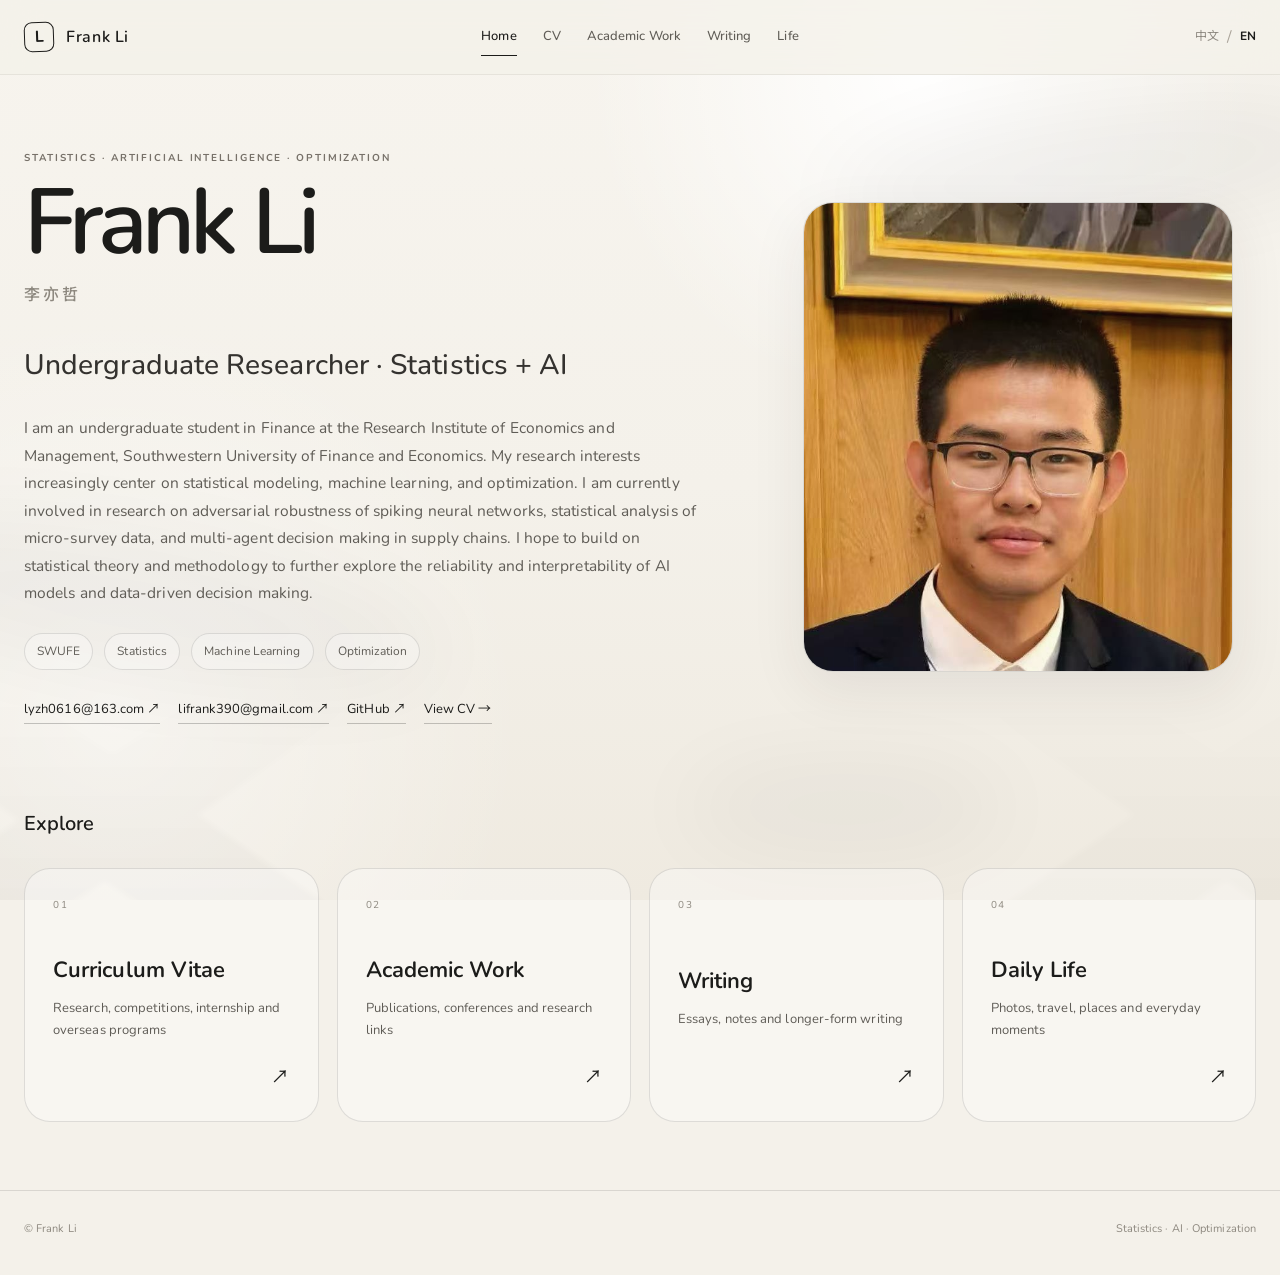
<file: index.html>
<!doctype html>
<html lang="en" data-lang="en">
<head>
  <meta charset="UTF-8" />
  <meta name="viewport" content="width=device-width, initial-scale=1.0" />
  <meta name="description" content="Frank Li — personal academic homepage focused on Statistics, Artificial Intelligence, and Optimization." />
  <meta name="theme-color" content="#f4f1ea" />
  <title>Frank Li | Homepage</title>
  <link rel="stylesheet" href="./styles.css" />
</head>
<body>

  <div class="ink-bg" aria-hidden="true">
    <span class="ink-cloud one"></span>
    <span class="ink-cloud two"></span>
    <span class="ink-cloud three"></span>
    <span class="ink-mountain left"></span>
    <span class="ink-mountain right"></span>
  </div>


  <header class="site-header">
    <div class="nav-wrap">
      <a class="brand" href="./index.html" aria-label="Frank Li homepage">
        <span class="brand-seal">L</span><span class="brand-name">Frank Li</span>
      </a>

      <nav class="main-nav" aria-label="Primary navigation">
        <a href="./index.html" aria-current="page"><span class="i18n-zh">首页</span><span class="i18n-en">Home</span></a><a href="./cv.html"><span class="i18n-zh">个人简历</span><span class="i18n-en">CV</span></a><a href="./publications.html"><span class="i18n-zh">学术成果</span><span class="i18n-en">Academic Work</span></a><a href="./writing.html"><span class="i18n-zh">自由写作</span><span class="i18n-en">Writing</span></a><a href="./life.html"><span class="i18n-zh">日常生活</span><span class="i18n-en">Life</span></a>
        <div class="mobile-languages">
          <button class="lang-btn" data-lang="zh">中文</button>
          <button class="lang-btn" data-lang="en">EN</button>
        </div>
      </nav>

      <div class="nav-actions">
        <button class="lang-btn" data-lang="zh">中文</button>
        <span>/</span>
        <button class="lang-btn" data-lang="en">EN</button>
      </div>

      <button class="menu-btn" type="button" aria-label="Open menu" aria-expanded="false">
        <span></span><span></span><span></span>
      </button>
    </div>
  </header>


  <main>
    <section class="home-hero">
      <div class="page-width">
        <div class="home-grid">
          <div class="home-copy reveal">
            <p class="eyebrow">STATISTICS · ARTIFICIAL INTELLIGENCE · OPTIMIZATION</p>
            <h1 class="home-title">Frank Li</h1>
            <p class="home-cn-name">李亦哲</p>

            <p class="home-role">
              <span class="i18n-zh">本科生研究者 · Statistics + AI</span>
              <span class="i18n-en">Undergraduate Researcher · Statistics + AI</span>
            </p>

            <div class="home-intro">
              <p class="i18n-zh">
                西南财经大学经济与管理研究院金融学本科生。我的研究兴趣逐渐聚焦于统计建模、
                机器学习与优化方法，目前参与脉冲神经网络对抗鲁棒性、微观调查数据统计分析
                与供应链多主体决策等研究。我希望以统计学的理论与方法为基础，进一步探索
                人工智能模型的可靠性、可解释性与数据驱动决策问题。
              </p>
              <p class="i18n-en">
                I am an undergraduate student in Finance at the Research Institute of Economics and Management,
                Southwestern University of Finance and Economics. My research interests increasingly center on
                statistical modeling, machine learning, and optimization. I am currently involved in research on
                adversarial robustness of spiking neural networks, statistical analysis of micro-survey data,
                and multi-agent decision making in supply chains. I hope to build on statistical theory and
                methodology to further explore the reliability and interpretability of AI models and
                data-driven decision making.
              </p>
            </div>

            <div class="quick-meta">
              <span>SWUFE</span><span>Statistics</span><span>Machine Learning</span><span>Optimization</span>
            </div>

            <div class="contact-row">
              <a class="text-link" href="mailto:lyzh0616@163.com">lyzh0616@163.com ↗</a>
              <a class="text-link" href="mailto:lifrank390@gmail.com">lifrank390@gmail.com ↗</a>
              <a class="text-link" href="https://github.com/The-Owl-of-Minerva" target="_blank" rel="noreferrer">GitHub ↗</a>
              <a class="text-link" href="./cv.html">
                <span class="i18n-zh">进入个人简历 →</span><span class="i18n-en">View CV →</span>
              </a>
            </div>
          </div>

          <div class="photo-panel reveal">
            <div class="photo-frame">
              <img src="./assets/images/profile.jpg" alt="Frank Li portrait" data-fallback="profile-fallback" />
              <div class="photo-fallback" id="profile-fallback">
                <div>
                  <strong>FL</strong>
                  <span class="i18n-zh">将主页照片保存为 assets/images/profile.jpg</span>
                  <span class="i18n-en">Place your portrait at assets/images/profile.jpg</span>
                </div>
              </div>
            </div>
          </div>
        </div>

        <div class="portal reveal">
          <p class="portal-title"><span class="i18n-zh">浏览</span><span class="i18n-en">Explore</span></p>
          <div class="portal-grid">
            <a class="portal-card" href="./cv.html">
              <span class="num">01</span>
              <div>
                <h2><span class="i18n-zh">个人简历</span><span class="i18n-en">Curriculum Vitae</span></h2>
                <p><span class="i18n-zh">科研、竞赛、实习与海外交流经历</span><span class="i18n-en">Research, competitions, internship and overseas programs</span></p>
              </div>
              <span class="arrow">↗</span>
            </a>

            <a class="portal-card" href="./publications.html">
              <span class="num">02</span>
              <div>
                <h2><span class="i18n-zh">学术成果</span><span class="i18n-en">Academic Work</span></h2>
                <p><span class="i18n-zh">论文、会议与研究成果链接</span><span class="i18n-en">Publications, conferences and research links</span></p>
              </div>
              <span class="arrow">↗</span>
            </a>

            <a class="portal-card" href="./writing.html">
              <span class="num">03</span>
              <div>
                <h2><span class="i18n-zh">自由写作</span><span class="i18n-en">Writing</span></h2>
                <p><span class="i18n-zh">研究之外的思考、随笔与长文</span><span class="i18n-en">Essays, notes and longer-form writing</span></p>
              </div>
              <span class="arrow">↗</span>
            </a>

            <a class="portal-card" href="./life.html">
              <span class="num">04</span>
              <div>
                <h2><span class="i18n-zh">日常生活</span><span class="i18n-en">Daily Life</span></h2>
                <p><span class="i18n-zh">照片、旅行、城市与日常记录</span><span class="i18n-en">Photos, travel, places and everyday moments</span></p>
              </div>
              <span class="arrow">↗</span>
            </a>
          </div>
        </div>
      </div>
    </section>
  </main>


  <footer class="site-footer">
    <div class="page-width footer-row">
      <span>© Frank Li</span>
      <span>Statistics · AI · Optimization</span>
    </div>
  </footer>

  <script src="./script.js"></script>

</body>
</html>
</file>
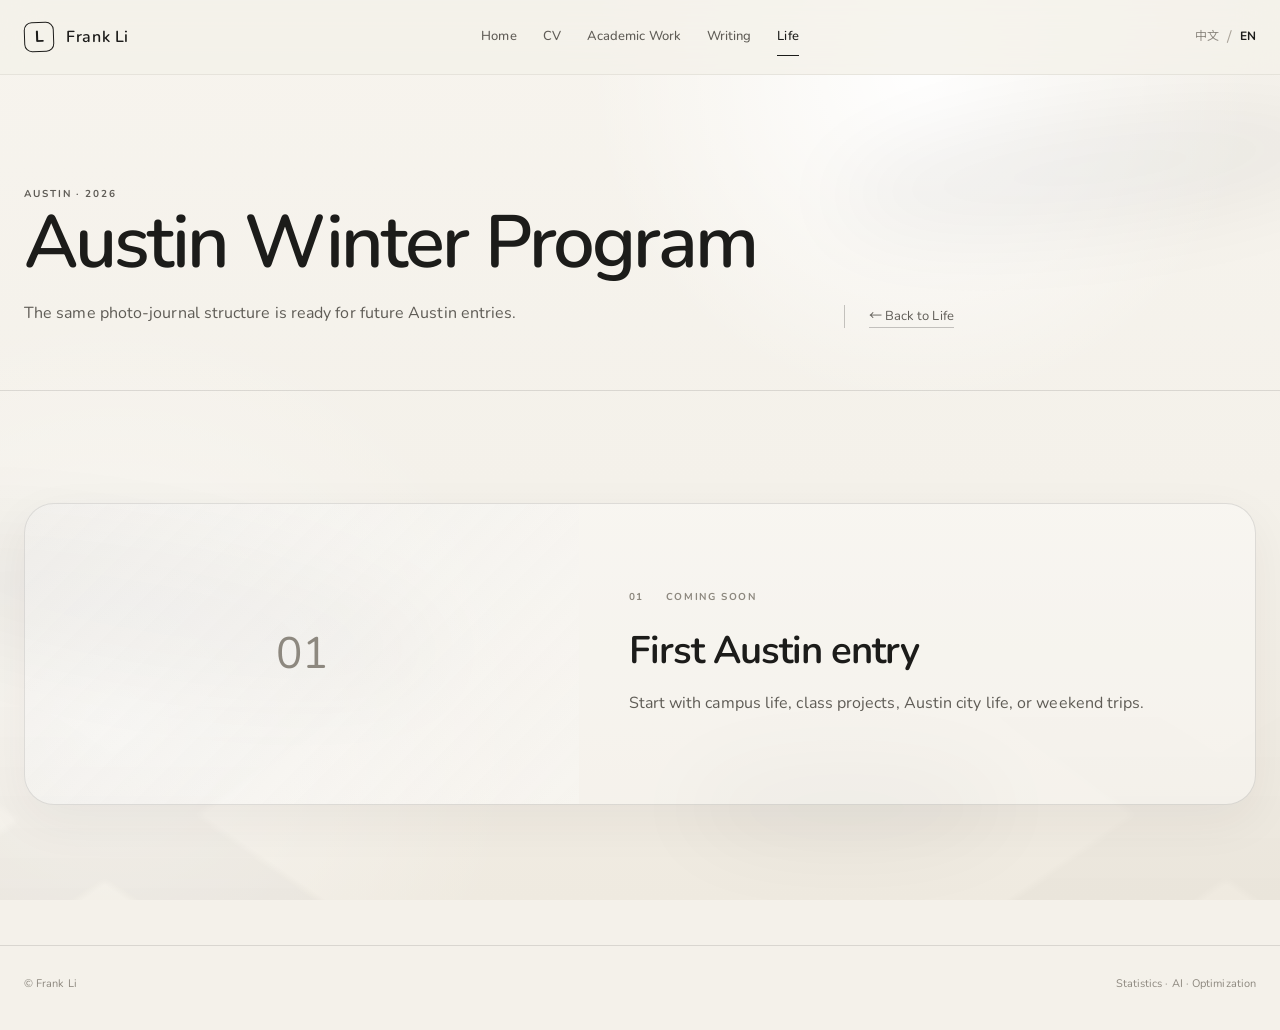
<file: austin-album.html>
<!doctype html>
<html lang="en" data-lang="en">
<head>
  <meta charset="UTF-8" />
  <meta name="viewport" content="width=device-width, initial-scale=1.0" />
  <meta name="description" content="Frank Li — Austin winter program photo journal." />
  <meta name="theme-color" content="#f4f1ea" />
  <title>Frank Li | Austin Winter Program</title>
  <link rel="stylesheet" href="./styles.css" />
</head>
<body>

  <div class="ink-bg" aria-hidden="true">
    <span class="ink-cloud one"></span>
    <span class="ink-cloud two"></span>
    <span class="ink-cloud three"></span>
    <span class="ink-mountain left"></span>
    <span class="ink-mountain right"></span>
  </div>


  <header class="site-header">
    <div class="nav-wrap">
      <a class="brand" href="./index.html" aria-label="Frank Li homepage">
        <span class="brand-seal">L</span><span class="brand-name">Frank Li</span>
      </a>

      <nav class="main-nav" aria-label="Primary navigation">
        <a href="./index.html"><span class="i18n-zh">首页</span><span class="i18n-en">Home</span></a><a href="./cv.html"><span class="i18n-zh">个人简历</span><span class="i18n-en">CV</span></a><a href="./publications.html"><span class="i18n-zh">学术成果</span><span class="i18n-en">Academic Work</span></a><a href="./writing.html"><span class="i18n-zh">自由写作</span><span class="i18n-en">Writing</span></a><a href="./life.html" aria-current="page"><span class="i18n-zh">日常生活</span><span class="i18n-en">Life</span></a>
        <div class="mobile-languages">
          <button class="lang-btn" data-lang="zh">中文</button>
          <button class="lang-btn" data-lang="en">EN</button>
        </div>
      </nav>

      <div class="nav-actions">
        <button class="lang-btn" data-lang="zh">中文</button>
        <span>/</span>
        <button class="lang-btn" data-lang="en">EN</button>
      </div>

      <button class="menu-btn" type="button" aria-label="Open menu" aria-expanded="false">
        <span></span><span></span><span></span>
      </button>
    </div>
  </header>


  <main>
    <section class="page-hero">
      <div class="page-width page-hero-grid">
        <div>
          <p class="kicker">AUSTIN · 2026</p>
          <h1><span class="i18n-zh">奥斯汀寒校生活</span><span class="i18n-en">Austin Winter Program</span></h1>
          <p>
            <span class="i18n-zh">这里先搭好同样的 photo-journal 目录结构，后续可逐篇添加照片与文字。</span>
            <span class="i18n-en">The same photo-journal structure is ready for future Austin entries.</span>
          </p>
        </div>
        <div class="page-note">
          <a class="text-link" href="./life.html">← <span class="i18n-zh">返回日常生活</span><span class="i18n-en">Back to Life</span></a>
        </div>
      </div>
    </section>

    <section class="section">
      <div class="page-width">
        <article class="album-post-card album-post-placeholder reveal">
          <div class="album-post-placeholder-cover">01</div>
          <div class="album-post-body">
            <div class="album-post-meta"><span>01</span><span>COMING SOON</span></div>
            <h2><span class="i18n-zh">第一篇奥斯汀记录</span><span class="i18n-en">First Austin entry</span></h2>
            <p>
              <span class="i18n-zh">可以从校园、课堂项目、Austin 城市生活或周末出行开始。</span>
              <span class="i18n-en">Start with campus life, class projects, Austin city life, or weekend trips.</span>
            </p>
          </div>
        </article>
      </div>
    </section>
  </main>


  <footer class="site-footer">
    <div class="page-width footer-row">
      <span>© Frank Li</span>
      <span>Statistics · AI · Optimization</span>
    </div>
  </footer>

  <script src="./script.js"></script>

</body>
</html>
</file>
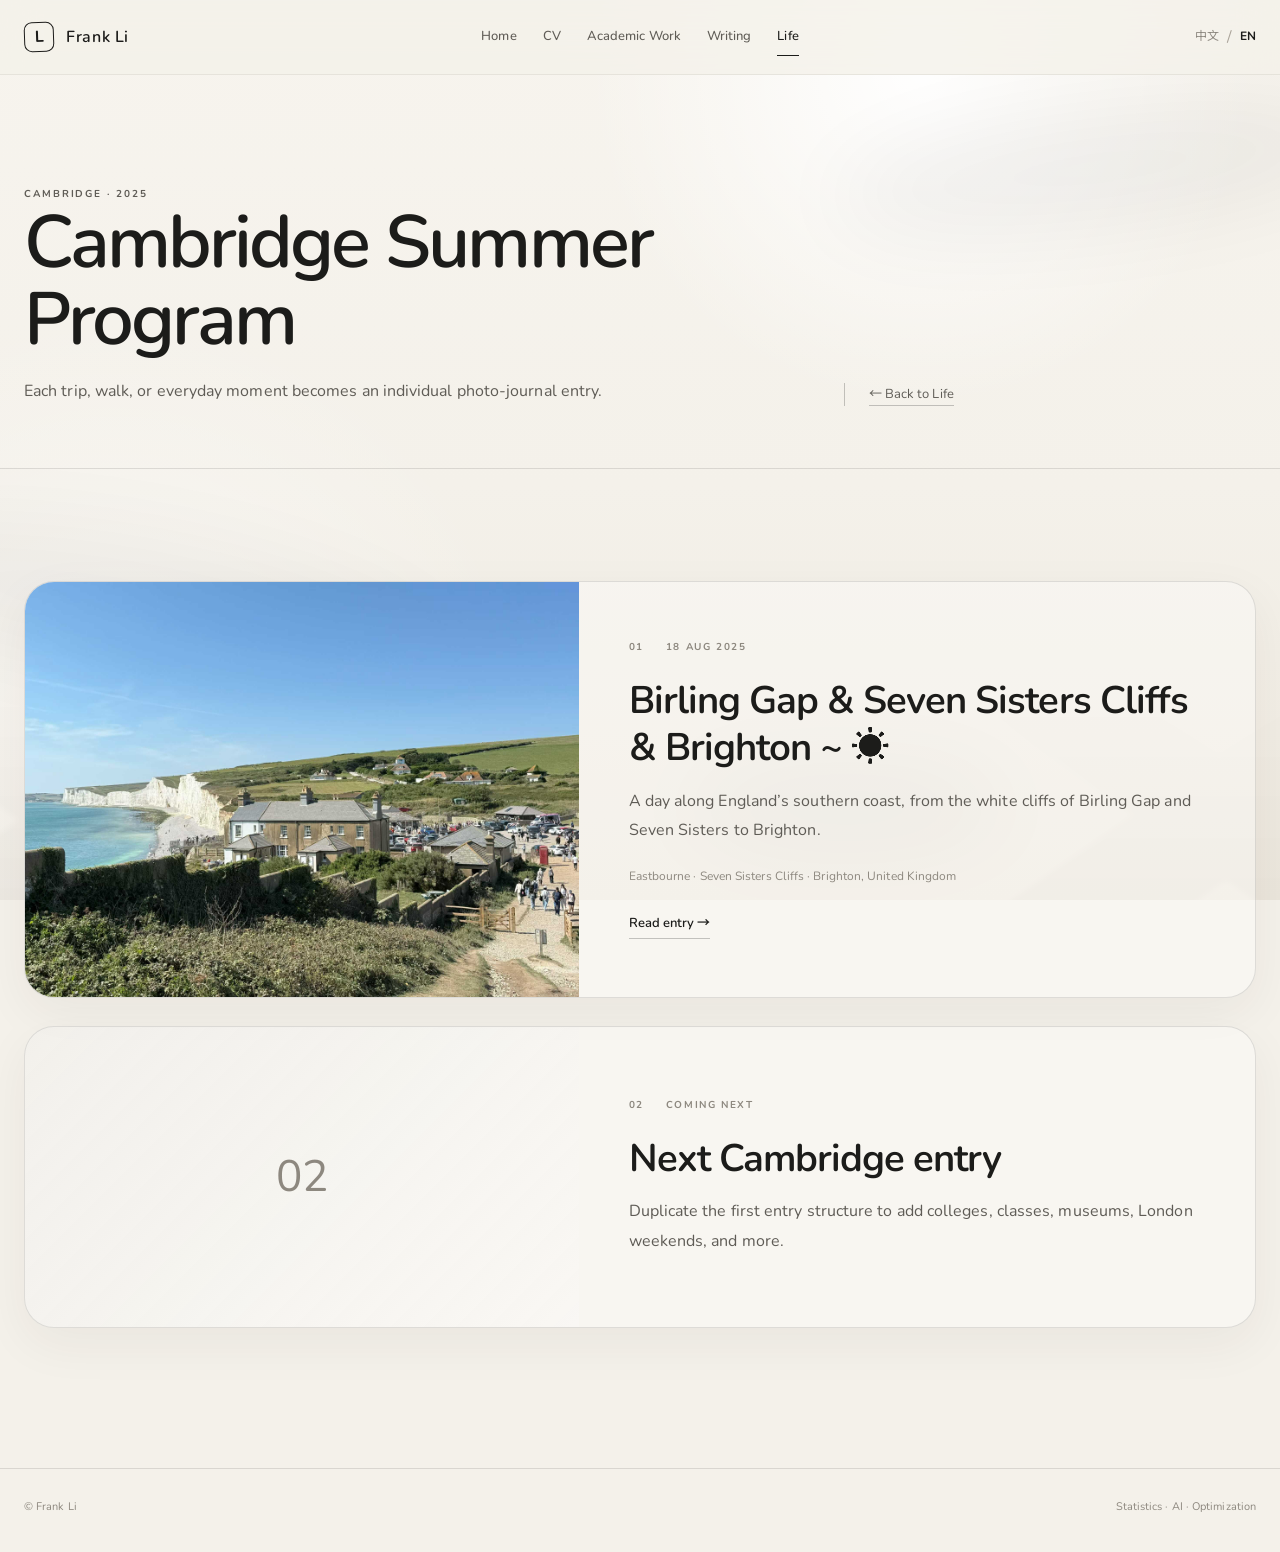
<file: cambridge-album.html>
<!doctype html>
<html lang="en" data-lang="en">
<head>
  <meta charset="UTF-8" />
  <meta name="viewport" content="width=device-width, initial-scale=1.0" />
  <meta name="description" content="Frank Li — Cambridge summer program photo journal." />
  <meta name="theme-color" content="#f4f1ea" />
  <title>Frank Li | Cambridge Summer Program</title>
  <link rel="stylesheet" href="./styles.css" />
</head>
<body>

  <div class="ink-bg" aria-hidden="true">
    <span class="ink-cloud one"></span>
    <span class="ink-cloud two"></span>
    <span class="ink-cloud three"></span>
    <span class="ink-mountain left"></span>
    <span class="ink-mountain right"></span>
  </div>


  <header class="site-header">
    <div class="nav-wrap">
      <a class="brand" href="./index.html" aria-label="Frank Li homepage">
        <span class="brand-seal">L</span><span class="brand-name">Frank Li</span>
      </a>

      <nav class="main-nav" aria-label="Primary navigation">
        <a href="./index.html"><span class="i18n-zh">首页</span><span class="i18n-en">Home</span></a><a href="./cv.html"><span class="i18n-zh">个人简历</span><span class="i18n-en">CV</span></a><a href="./publications.html"><span class="i18n-zh">学术成果</span><span class="i18n-en">Academic Work</span></a><a href="./writing.html"><span class="i18n-zh">自由写作</span><span class="i18n-en">Writing</span></a><a href="./life.html" aria-current="page"><span class="i18n-zh">日常生活</span><span class="i18n-en">Life</span></a>
        <div class="mobile-languages">
          <button class="lang-btn" data-lang="zh">中文</button>
          <button class="lang-btn" data-lang="en">EN</button>
        </div>
      </nav>

      <div class="nav-actions">
        <button class="lang-btn" data-lang="zh">中文</button>
        <span>/</span>
        <button class="lang-btn" data-lang="en">EN</button>
      </div>

      <button class="menu-btn" type="button" aria-label="Open menu" aria-expanded="false">
        <span></span><span></span><span></span>
      </button>
    </div>
  </header>


  <main>
    <section class="page-hero">
      <div class="page-width page-hero-grid">
        <div>
          <p class="kicker">CAMBRIDGE · 2025</p>
          <h1><span class="i18n-zh">剑桥暑校生活</span><span class="i18n-en">Cambridge Summer Program</span></h1>
          <p>
            <span class="i18n-zh">将每一次出行、城市漫步或生活片段做成一篇独立的 photo journal。</span>
            <span class="i18n-en">Each trip, walk, or everyday moment becomes an individual photo-journal entry.</span>
          </p>
        </div>
        <div class="page-note">
          <a class="text-link" href="./life.html">← <span class="i18n-zh">返回日常生活</span><span class="i18n-en">Back to Life</span></a>
        </div>
      </div>
    </section>

    <section class="section">
      <div class="page-width">
        <article class="album-post-card reveal">
          <a class="album-post-cover" href="./cambridge-seven-sisters.html" aria-label="Birling Gap and Seven Sisters Cliffs">
            <img src="./assets/life/cambridge/seven-sisters/01.jpg" alt="Birling Gap and Seven Sisters Cliffs" loading="lazy" />
          </a>

          <div class="album-post-body">
            <div class="album-post-meta"><span>01</span><span>18 AUG 2025</span></div>

            <h2>
              <a href="./cambridge-seven-sisters.html">Birling Gap & Seven Sisters Cliffs & Brighton ~ ☀️</a>
            </h2>

            <p>
              <span class="i18n-zh">欣赏被《国家地理》杂志称为“世界尽头”的英国白崖，领略南英夏季的壮美风光。</span>
              <span class="i18n-en">A day along England’s southern coast, from the white cliffs of Birling Gap and Seven Sisters to Brighton.</span>
            </p>

            <div class="album-post-location">
              <span class="i18n-zh">英国 · Eastbourne · Seven Sisters Cliffs · Brighton</span>
              <span class="i18n-en">Eastbourne · Seven Sisters Cliffs · Brighton, United Kingdom</span>
            </div>

            <a class="album-read-link" href="./cambridge-seven-sisters.html">
              <span class="i18n-zh">阅读记录 →</span><span class="i18n-en">Read entry →</span>
            </a>
          </div>
        </article>

        <article class="album-post-card album-post-placeholder reveal">
          <div class="album-post-placeholder-cover">02</div>
          <div class="album-post-body">
            <div class="album-post-meta"><span>02</span><span>COMING NEXT</span></div>
            <h2><span class="i18n-zh">下一篇剑桥记录</span><span class="i18n-en">Next Cambridge entry</span></h2>
            <p>
              <span class="i18n-zh">复制第一篇的页面结构即可继续添加学院、课堂、博物馆、伦敦周末等主题。</span>
              <span class="i18n-en">Duplicate the first entry structure to add colleges, classes, museums, London weekends, and more.</span>
            </p>
          </div>
        </article>
      </div>
    </section>
  </main>


  <footer class="site-footer">
    <div class="page-width footer-row">
      <span>© Frank Li</span>
      <span>Statistics · AI · Optimization</span>
    </div>
  </footer>

  <script src="./script.js"></script>

</body>
</html>
</file>
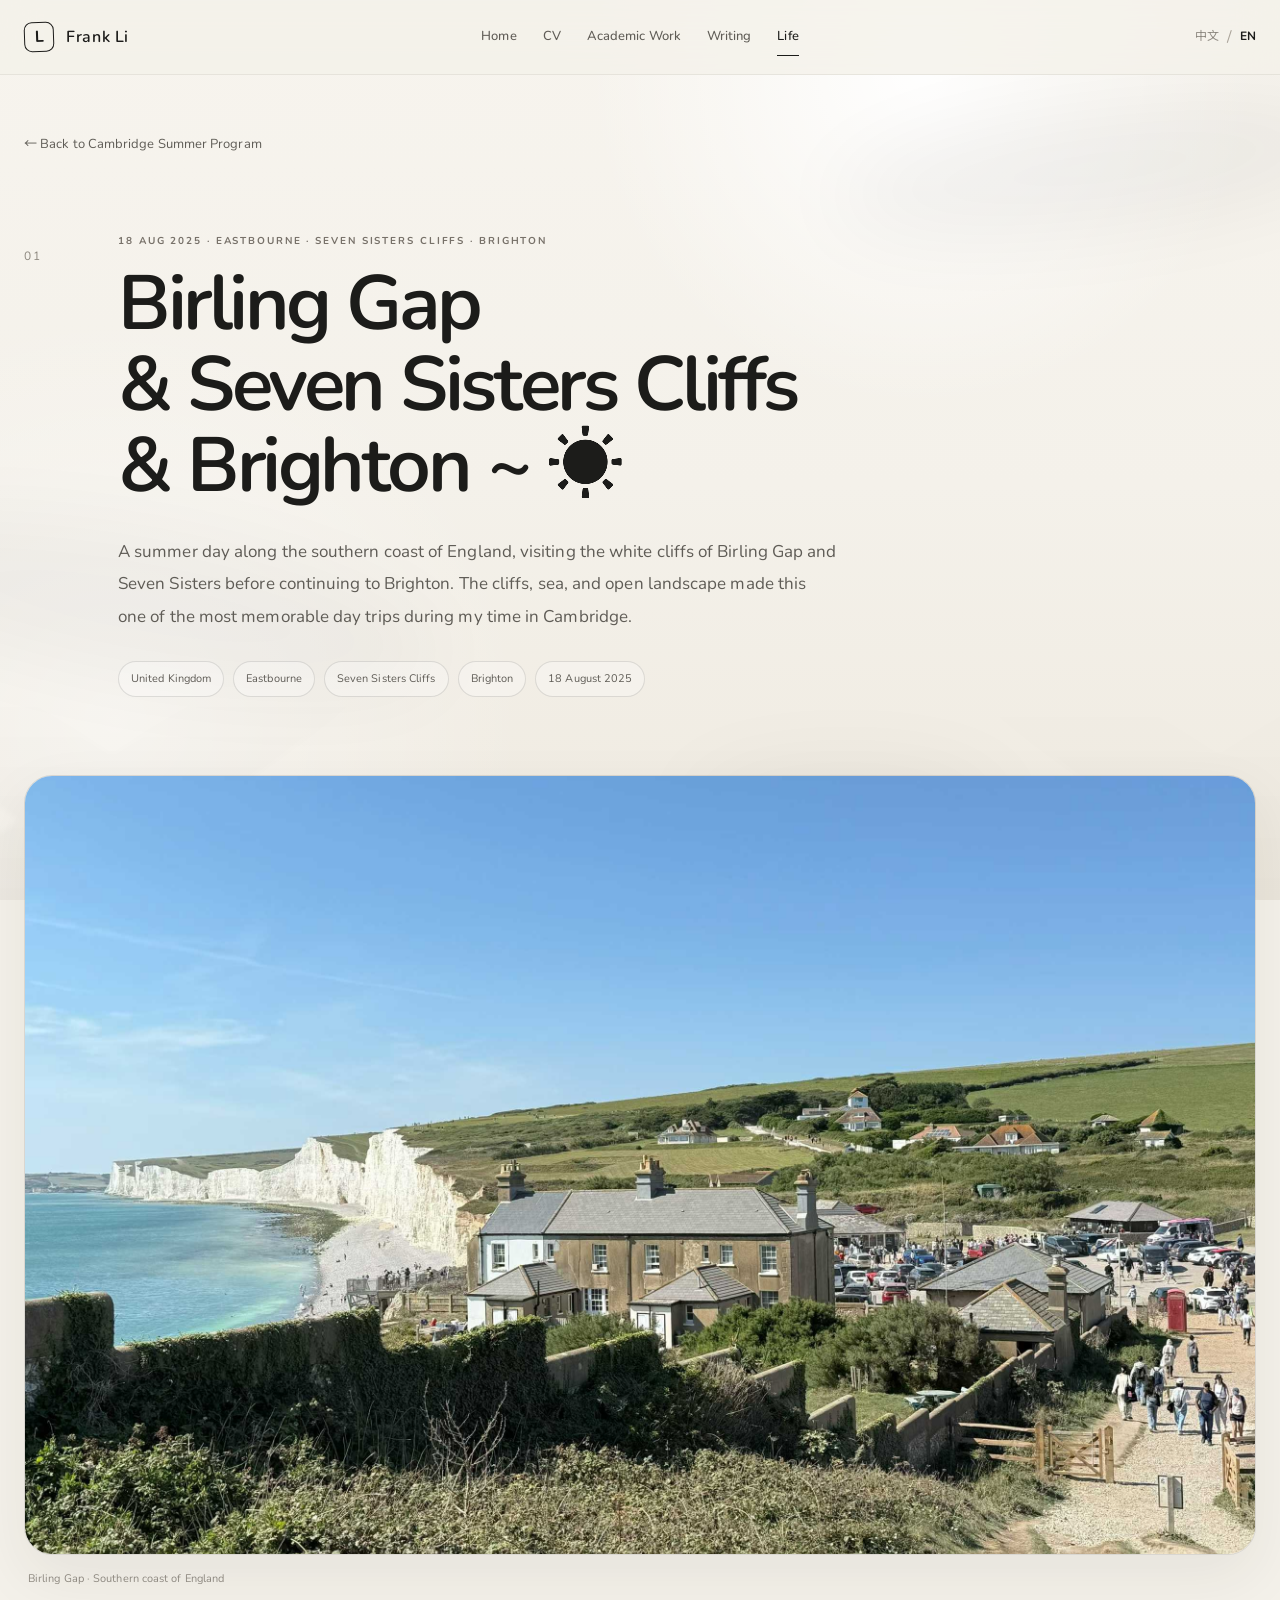
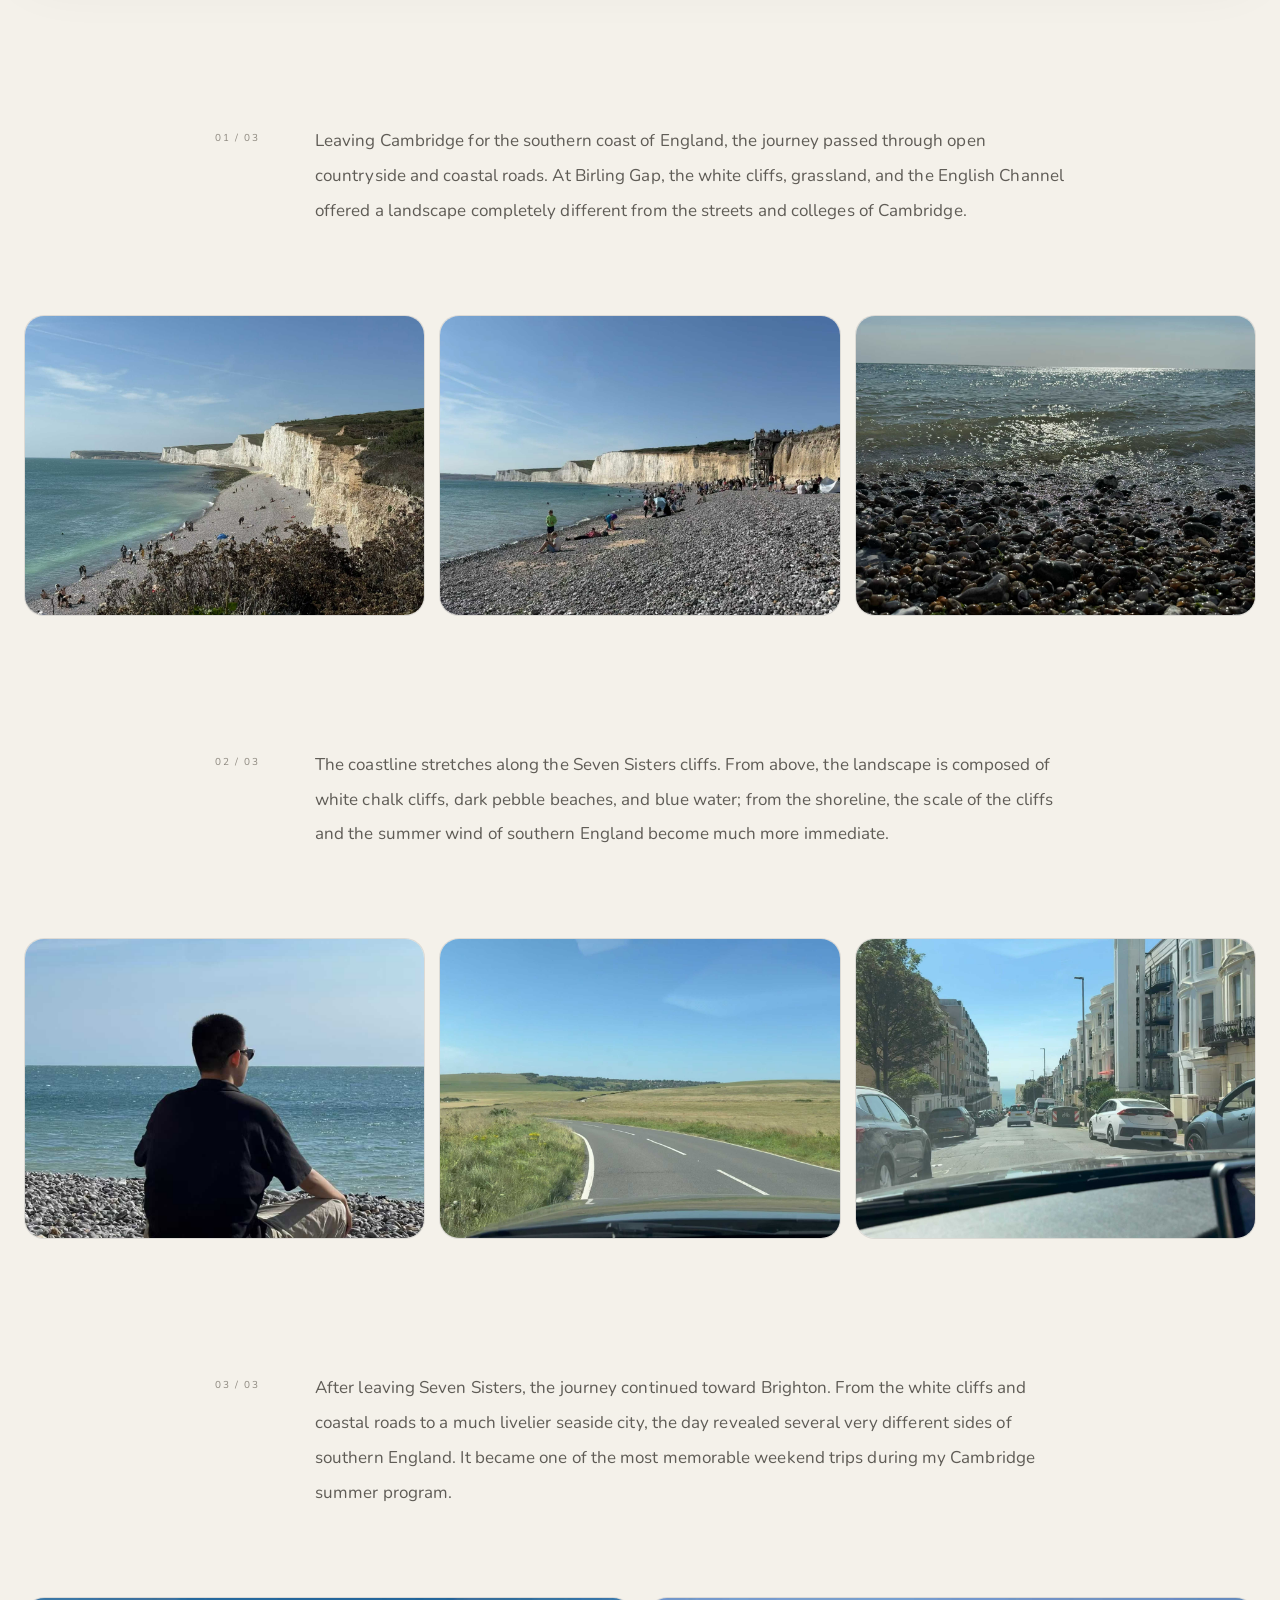
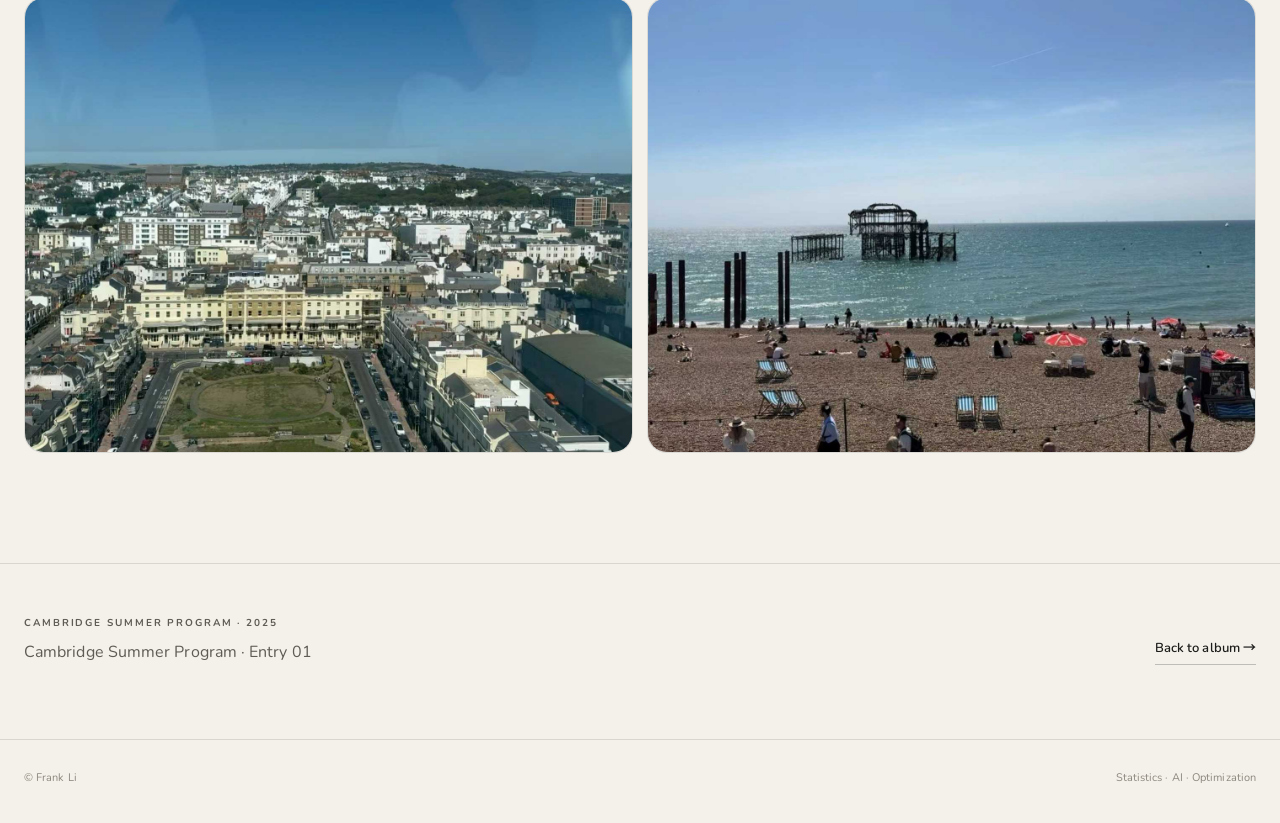
<file: cambridge-seven-sisters.html>
<!doctype html>
<html lang="en" data-lang="en">
<head>
  <meta charset="UTF-8" />
  <meta name="viewport" content="width=device-width, initial-scale=1.0" />
  <meta name="description" content="Frank Li — Birling Gap, Seven Sisters Cliffs and Brighton photo journal." />
  <meta name="theme-color" content="#f4f1ea" />
  <title>Birling Gap & Seven Sisters Cliffs & Brighton | Frank Li</title>
  <link rel="stylesheet" href="./styles.css" />
</head>
<body>

  <div class="ink-bg" aria-hidden="true">
    <span class="ink-cloud one"></span>
    <span class="ink-cloud two"></span>
    <span class="ink-cloud three"></span>
    <span class="ink-mountain left"></span>
    <span class="ink-mountain right"></span>
  </div>


  <header class="site-header">
    <div class="nav-wrap">
      <a class="brand" href="./index.html" aria-label="Frank Li homepage">
        <span class="brand-seal">L</span><span class="brand-name">Frank Li</span>
      </a>

      <nav class="main-nav" aria-label="Primary navigation">
        <a href="./index.html"><span class="i18n-zh">首页</span><span class="i18n-en">Home</span></a><a href="./cv.html"><span class="i18n-zh">个人简历</span><span class="i18n-en">CV</span></a><a href="./publications.html"><span class="i18n-zh">学术成果</span><span class="i18n-en">Academic Work</span></a><a href="./writing.html"><span class="i18n-zh">自由写作</span><span class="i18n-en">Writing</span></a><a href="./life.html" aria-current="page"><span class="i18n-zh">日常生活</span><span class="i18n-en">Life</span></a>
        <div class="mobile-languages">
          <button class="lang-btn" data-lang="zh">中文</button>
          <button class="lang-btn" data-lang="en">EN</button>
        </div>
      </nav>

      <div class="nav-actions">
        <button class="lang-btn" data-lang="zh">中文</button>
        <span>/</span>
        <button class="lang-btn" data-lang="en">EN</button>
      </div>

      <button class="menu-btn" type="button" aria-label="Open menu" aria-expanded="false">
        <span></span><span></span><span></span>
      </button>
    </div>
  </header>


  <main>
    <section class="travel-entry-top">
      <div class="page-width">
        <a class="travel-back" href="./cambridge-album.html">
          ← <span class="i18n-zh">返回剑桥暑校生活</span><span class="i18n-en">Back to Cambridge Summer Program</span>
        </a>
      </div>
    </section>

    <section class="travel-entry-hero">
      <div class="page-width travel-entry-header">
        <div class="travel-entry-number">01</div>

        <div class="travel-entry-heading">
          <p class="eyebrow">18 AUG 2025 · EASTBOURNE · SEVEN SISTERS CLIFFS · BRIGHTON</p>

          <h1>Birling Gap<br />& Seven Sisters Cliffs<br />& Brighton ~ ☀️</h1>

          <div class="travel-entry-description">
            <p class="i18n-zh">
              欣赏被《国家地理》杂志称为“世界尽头”的英国白崖，领略南英夏季的壮美风光。
            </p>
            <p class="i18n-en">
              A summer day along the southern coast of England, visiting the white cliffs of Birling Gap and
              Seven Sisters before continuing to Brighton. The cliffs, sea, and open landscape made this one
              of the most memorable day trips during my time in Cambridge.
            </p>
          </div>

          <div class="travel-entry-info">
            <span><span class="i18n-zh">英国</span><span class="i18n-en">United Kingdom</span></span>
            <span>Eastbourne</span>
            <span>Seven Sisters Cliffs</span>
            <span>Brighton</span>
            <span><span class="i18n-zh">2025年8月18日</span><span class="i18n-en">18 August 2025</span></span>
          </div>
        </div>
      </div>
    </section>

    <section class="travel-photo-feature">
      <div class="page-width">
        <figure class="travel-feature-figure">
          <img src="./assets/life/cambridge/seven-sisters/01.jpg" alt="Birling Gap and Seven Sisters Cliffs" loading="eager" />
          <figcaption>
            <span class="i18n-zh">Birling Gap · 南英格兰海岸</span>
            <span class="i18n-en">Birling Gap · Southern coast of England</span>
          </figcaption>
        </figure>
      </div>
    </section>

    <section class="travel-journal-section">
      <div class="page-width">
        <div class="travel-journal-text">
          <div class="travel-journal-index">01 / 03</div>
          <div>
            <p class="i18n-zh">
              从剑桥出发前往英格兰南部海岸，一路经过开阔的乡间与滨海公路。抵达 Birling Gap 后，
              白色悬崖、草坡与英吉利海峡构成了完全不同于剑桥城内的景象。
            </p>
            <p class="i18n-en">
              Leaving Cambridge for the southern coast of England, the journey passed through open countryside
              and coastal roads. At Birling Gap, the white cliffs, grassland, and the English Channel offered
              a landscape completely different from the streets and colleges of Cambridge.
            </p>
          </div>
        </div>
      </div>
    </section>

    <section class="travel-gallery-section">
      <div class="page-width">
        <div class="travel-gallery-three">
          <figure class="travel-gallery-item"><img src="./assets/life/cambridge/seven-sisters/02.jpg" alt="Seven Sisters coastline" loading="lazy" /></figure>
          <figure class="travel-gallery-item"><img src="./assets/life/cambridge/seven-sisters/03.jpg" alt="White cliffs at Seven Sisters" loading="lazy" /></figure>
          <figure class="travel-gallery-item"><img src="./assets/life/cambridge/seven-sisters/04.jpg" alt="Pebble beach at Seven Sisters" loading="lazy" /></figure>
        </div>
      </div>
    </section>

    <section class="travel-journal-section">
      <div class="page-width">
        <div class="travel-journal-text">
          <div class="travel-journal-index">02 / 03</div>
          <div>
            <p class="i18n-zh">
              海岸线沿着七姐妹白崖不断延伸。从高处向下望，是白色崖壁、深色卵石滩与蓝色海面；
              沿海边行走时，则能更直接地感受到悬崖的尺度与南英夏日的海风。
            </p>
            <p class="i18n-en">
              The coastline stretches along the Seven Sisters cliffs. From above, the landscape is composed of
              white chalk cliffs, dark pebble beaches, and blue water; from the shoreline, the scale of the cliffs
              and the summer wind of southern England become much more immediate.
            </p>
          </div>
        </div>
      </div>
    </section>

    <section class="travel-gallery-section">
      <div class="page-width">
        <div class="travel-gallery-three">
          <figure class="travel-gallery-item"><img src="./assets/life/cambridge/seven-sisters/05.jpg" alt="Seven Sisters pebble beach" loading="lazy" /></figure>
          <figure class="travel-gallery-item"><img src="./assets/life/cambridge/seven-sisters/06.jpg" alt="Frank Li at Seven Sisters" loading="lazy" /></figure>
          <figure class="travel-gallery-item"><img src="./assets/life/cambridge/seven-sisters/07.jpg" alt="Road through the South Downs" loading="lazy" /></figure>
        </div>
      </div>
    </section>

    <section class="travel-journal-section">
      <div class="page-width">
        <div class="travel-journal-text">
          <div class="travel-journal-index">03 / 03</div>
          <div>
            <p class="i18n-zh">
              离开 Seven Sisters 后继续前往 Brighton。从白崖、海岸公路，到更加热闹的滨海城市，
              一天之内看到的是英格兰南部完全不同的几种面貌。这也成为剑桥暑校期间印象最深的一次周末出行之一。
            </p>
            <p class="i18n-en">
              After leaving Seven Sisters, the journey continued toward Brighton. From the white cliffs and coastal
              roads to a much livelier seaside city, the day revealed several very different sides of southern England.
              It became one of the most memorable weekend trips during my Cambridge summer program.
            </p>
          </div>
        </div>
      </div>
    </section>

    <section class="travel-gallery-section travel-gallery-final">
      <div class="page-width">
        <div class="travel-gallery-two">
          <figure class="travel-gallery-item"><img src="./assets/life/cambridge/seven-sisters/08.jpg" alt="Brighton city and coastline" loading="lazy" /></figure>
          <figure class="travel-gallery-item"><img src="./assets/life/cambridge/seven-sisters/09.jpg" alt="Brighton Pier and beach" loading="lazy" /></figure>
        </div>
      </div>
    </section>

    <section class="travel-entry-footer">
      <div class="page-width">
        <div class="travel-entry-footer-inner">
          <div>
            <p class="eyebrow">CAMBRIDGE SUMMER PROGRAM · 2025</p>
            <p><span class="i18n-zh">剑桥暑校生活 · 记录 01</span><span class="i18n-en">Cambridge Summer Program · Entry 01</span></p>
          </div>
          <a class="album-read-link" href="./cambridge-album.html">
            <span class="i18n-zh">返回专辑 →</span><span class="i18n-en">Back to album →</span>
          </a>
        </div>
      </div>
    </section>
  </main>


  <footer class="site-footer">
    <div class="page-width footer-row">
      <span>© Frank Li</span>
      <span>Statistics · AI · Optimization</span>
    </div>
  </footer>

  <script src="./script.js"></script>

</body>
</html>
</file>
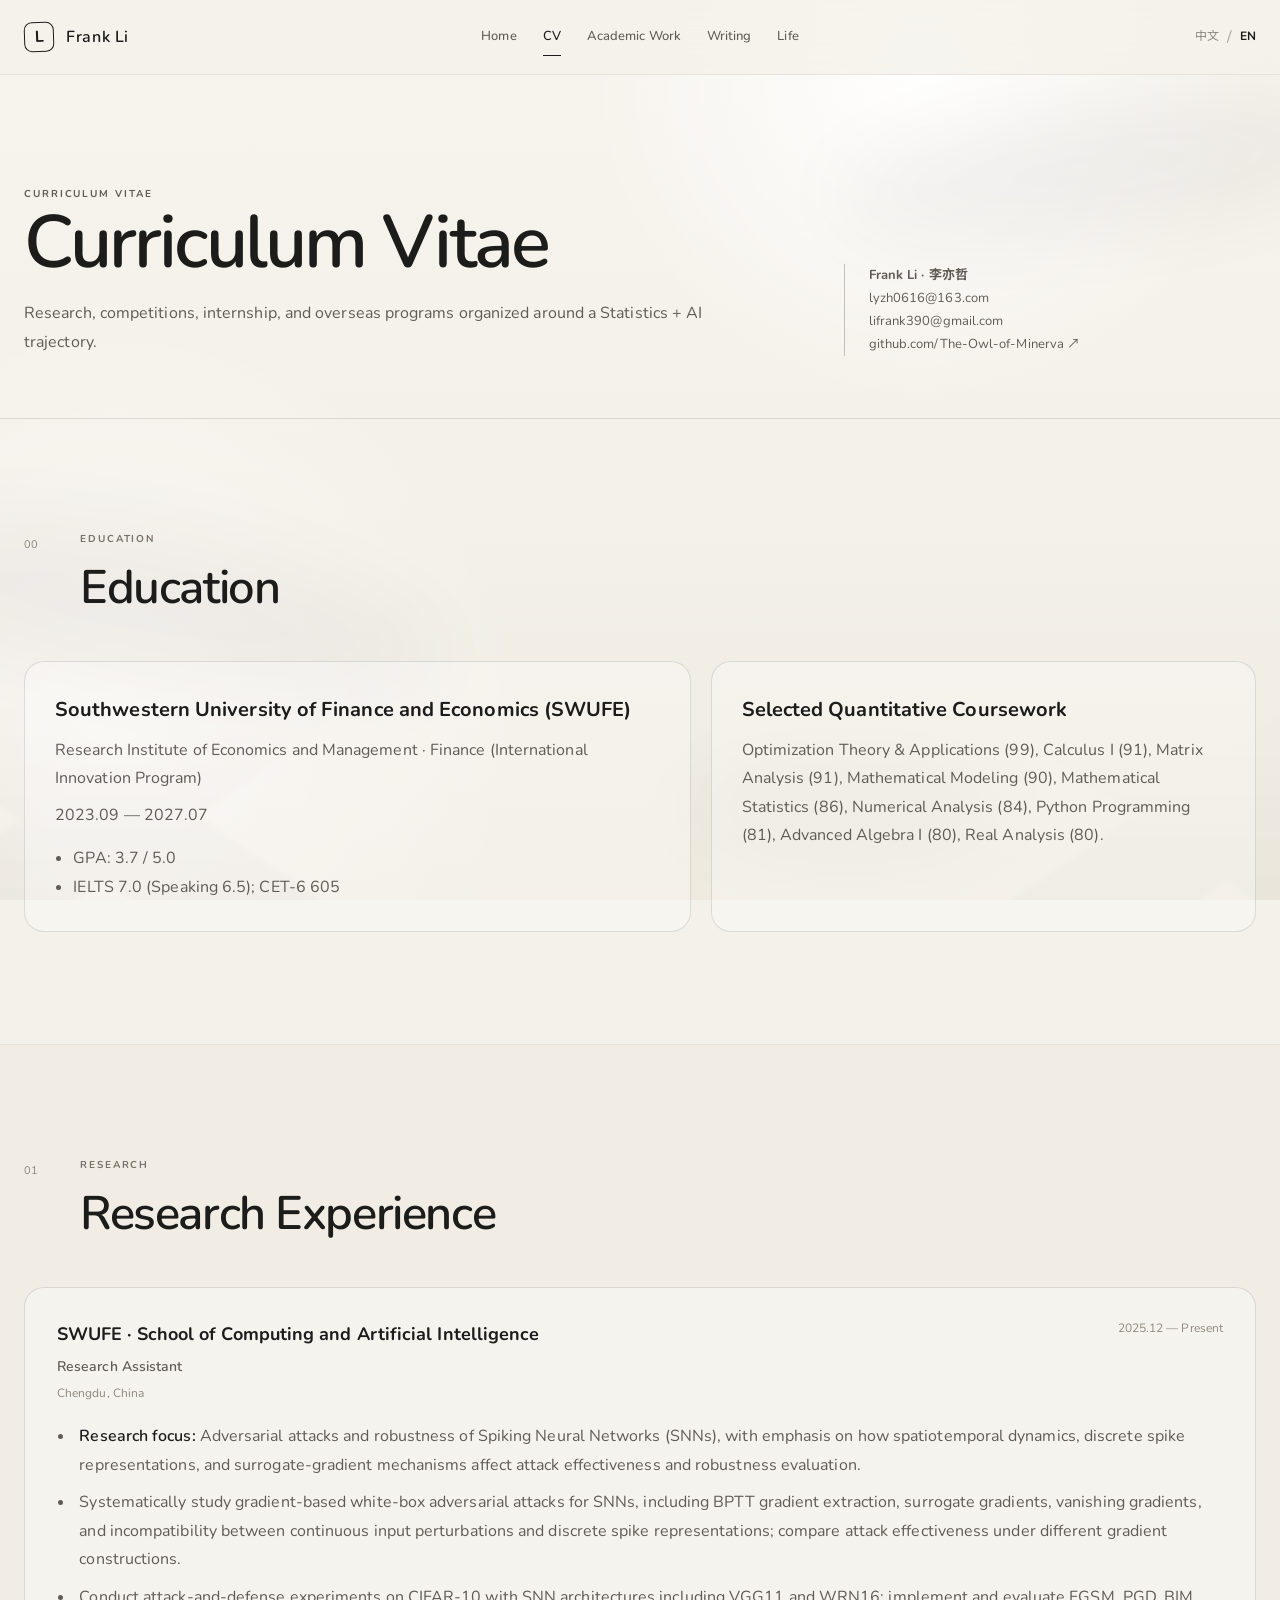
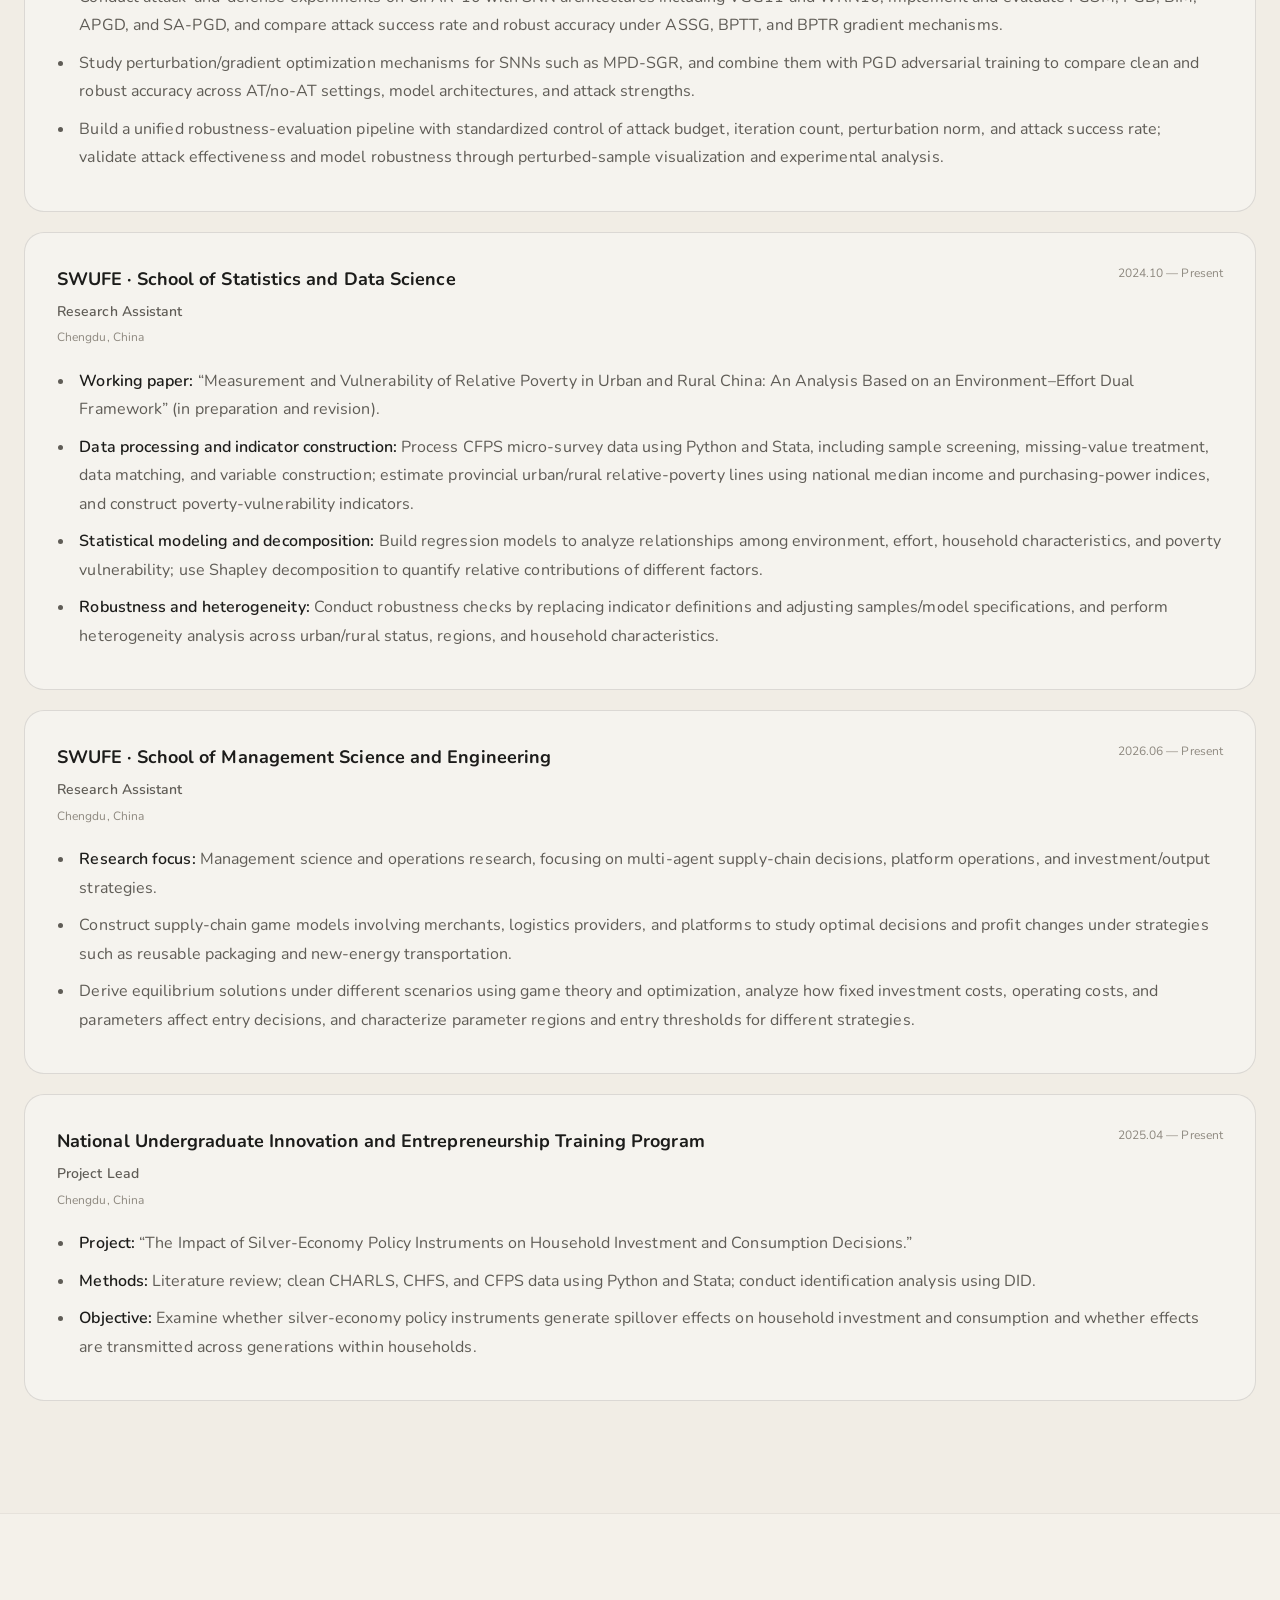
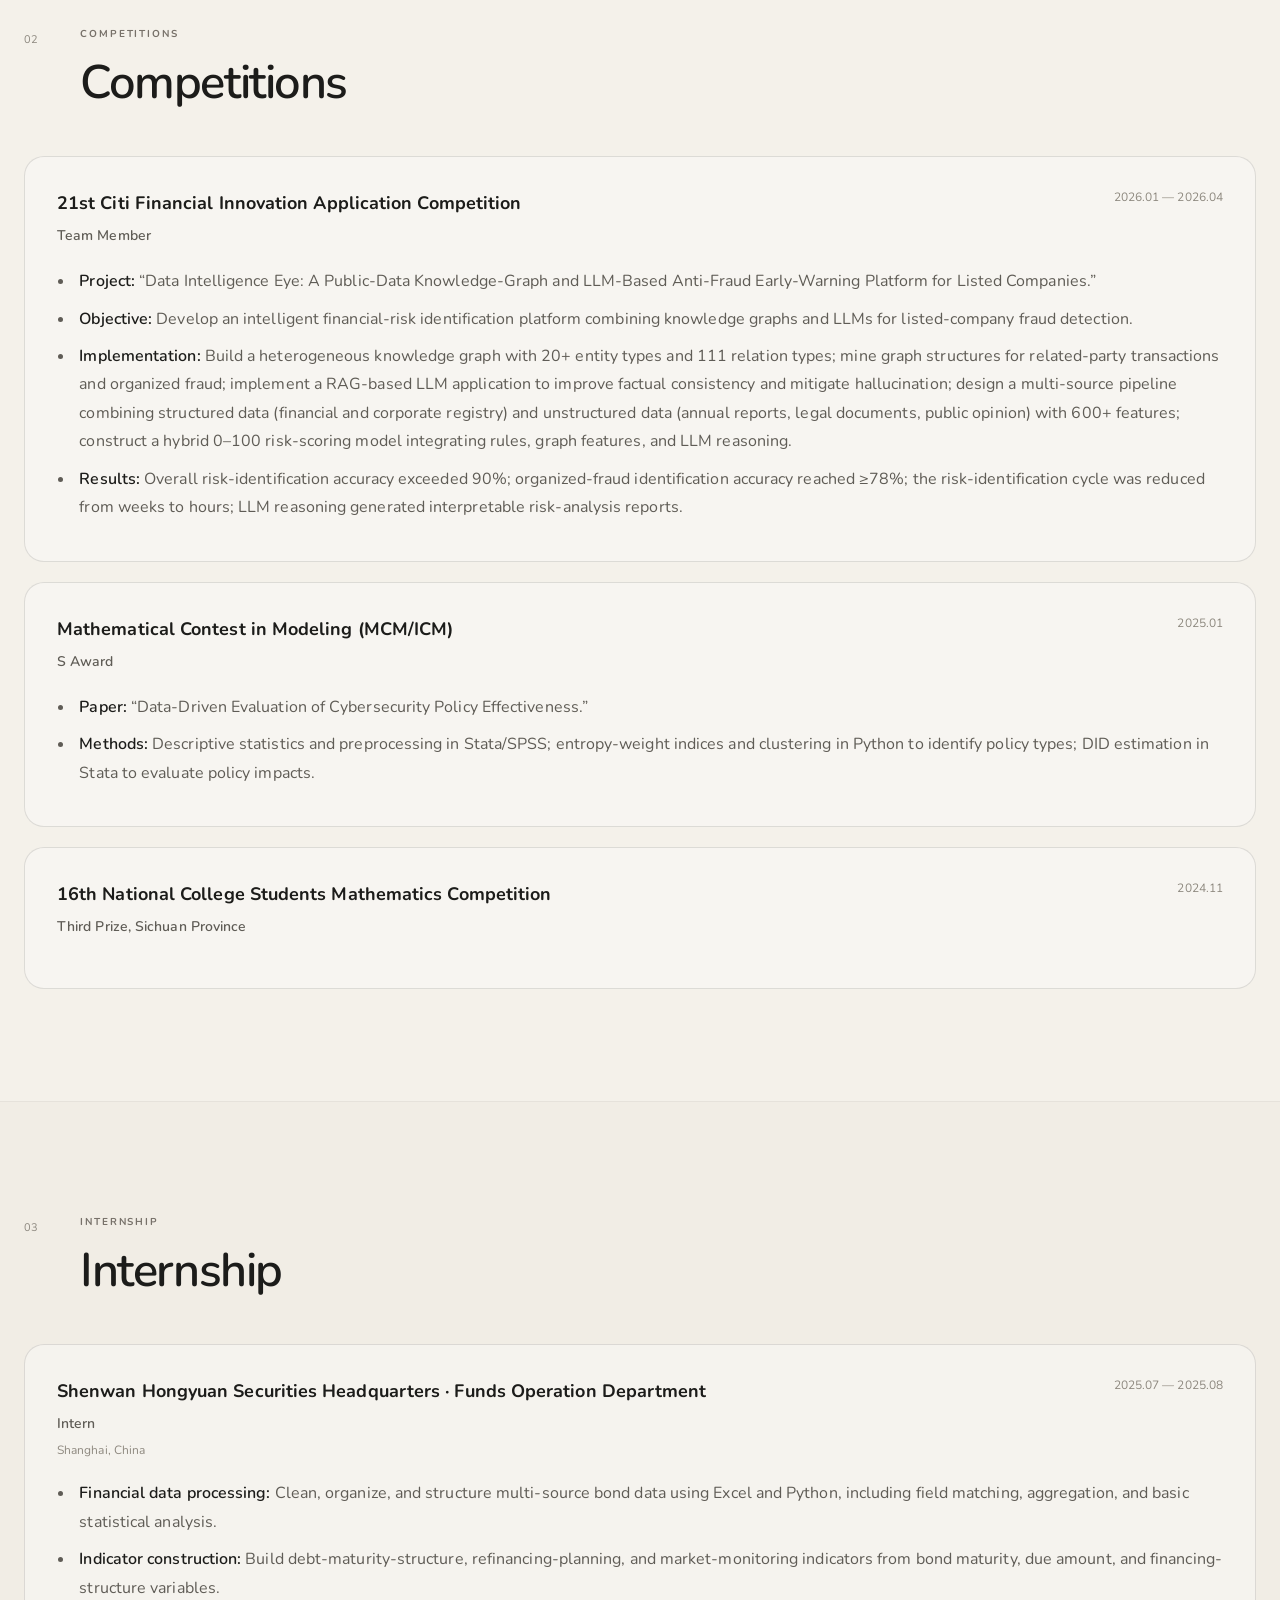
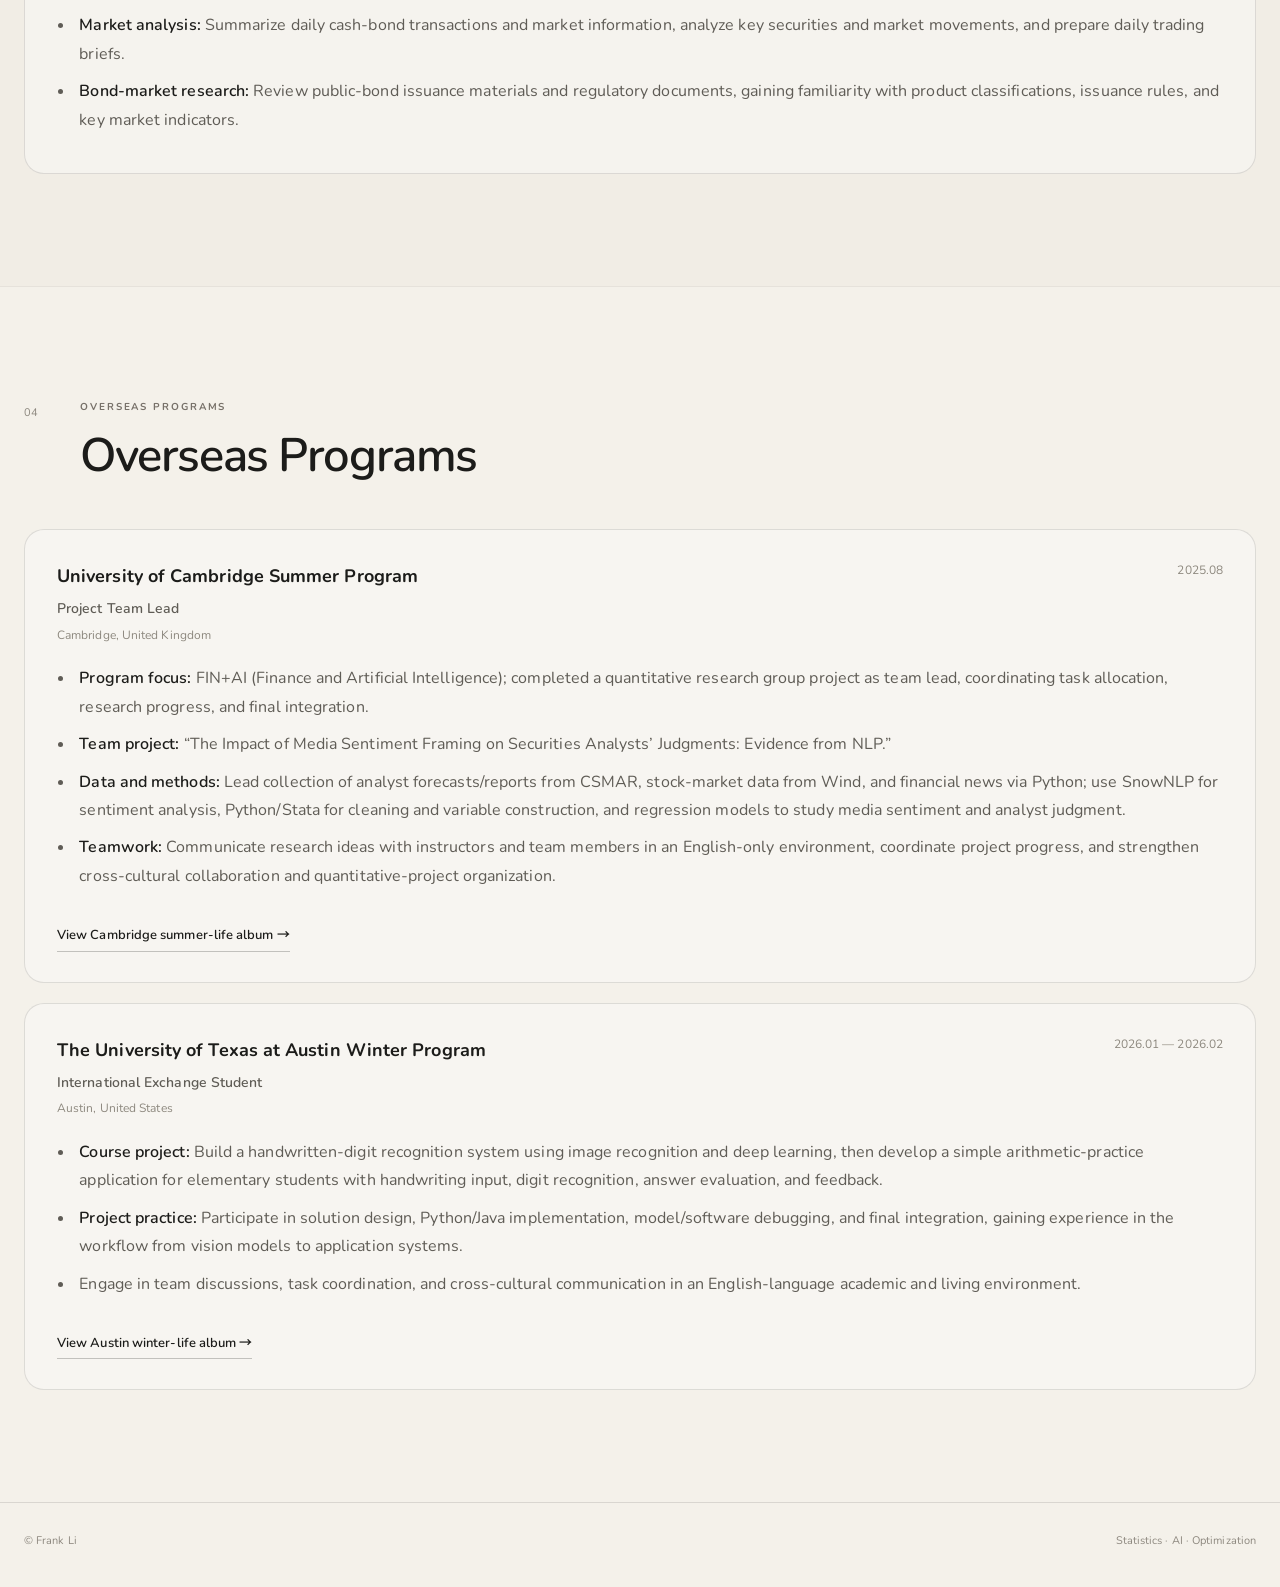
<file: cv.html>
<!doctype html>
<html lang="en" data-lang="en">
<head>
  <meta charset="UTF-8" />
  <meta name="viewport" content="width=device-width, initial-scale=1.0" />
  <meta name="description" content="Frank Li — curriculum vitae." />
  <meta name="theme-color" content="#f4f1ea" />
  <title>Frank Li | CV</title>
  <link rel="stylesheet" href="./styles.css" />
</head>
<body>

  <div class="ink-bg" aria-hidden="true">
    <span class="ink-cloud one"></span>
    <span class="ink-cloud two"></span>
    <span class="ink-cloud three"></span>
    <span class="ink-mountain left"></span>
    <span class="ink-mountain right"></span>
  </div>


  <header class="site-header">
    <div class="nav-wrap">
      <a class="brand" href="./index.html" aria-label="Frank Li homepage">
        <span class="brand-seal">L</span><span class="brand-name">Frank Li</span>
      </a>

      <nav class="main-nav" aria-label="Primary navigation">
        <a href="./index.html"><span class="i18n-zh">首页</span><span class="i18n-en">Home</span></a><a href="./cv.html" aria-current="page"><span class="i18n-zh">个人简历</span><span class="i18n-en">CV</span></a><a href="./publications.html"><span class="i18n-zh">学术成果</span><span class="i18n-en">Academic Work</span></a><a href="./writing.html"><span class="i18n-zh">自由写作</span><span class="i18n-en">Writing</span></a><a href="./life.html"><span class="i18n-zh">日常生活</span><span class="i18n-en">Life</span></a>
        <div class="mobile-languages">
          <button class="lang-btn" data-lang="zh">中文</button>
          <button class="lang-btn" data-lang="en">EN</button>
        </div>
      </nav>

      <div class="nav-actions">
        <button class="lang-btn" data-lang="zh">中文</button>
        <span>/</span>
        <button class="lang-btn" data-lang="en">EN</button>
      </div>

      <button class="menu-btn" type="button" aria-label="Open menu" aria-expanded="false">
        <span></span><span></span><span></span>
      </button>
    </div>
  </header>


  <main>
    <section class="page-hero">
      <div class="page-width page-hero-grid">
        <div>
          <p class="kicker">CURRICULUM VITAE</p>
          <h1><span class="i18n-zh">个人简历</span><span class="i18n-en">Curriculum Vitae</span></h1>
          <p>
            <span class="i18n-zh">以 Statistics + AI 为主线呈现科研、竞赛、实习与海外交流经历。</span>
            <span class="i18n-en">Research, competitions, internship, and overseas programs organized around a Statistics + AI trajectory.</span>
          </p>
        </div>
        <div class="page-note">
          <strong>Frank Li · 李亦哲</strong><br />
          <a href="mailto:lyzh0616@163.com">lyzh0616@163.com</a><br />
          <a href="mailto:lifrank390@gmail.com">lifrank390@gmail.com</a><br />
          <a href="https://github.com/The-Owl-of-Minerva" target="_blank" rel="noreferrer">github.com/The-Owl-of-Minerva ↗</a>
        </div>
      </div>
    </section>

    <section class="section">
      <div class="page-width">
        <div class="section-heading">
          <span class="section-index">00</span>
          <div><p class="kicker">EDUCATION</p><h2><span class="i18n-zh">教育背景</span><span class="i18n-en">Education</span></h2></div>
        </div>

        <div class="education-grid">
          <article class="education-card">
            <h3><span class="i18n-zh">西南财经大学（SWUFE）</span><span class="i18n-en">Southwestern University of Finance and Economics (SWUFE)</span></h3>
            <p><span class="i18n-zh">经济与管理研究院 · 金融学（经管国际化创新实验班）</span><span class="i18n-en">Research Institute of Economics and Management · Finance (International Innovation Program)</span></p>
            <p>2023.09 — 2027.07</p>
            <ul>
              <li>GPA: 3.7 / 5.0</li>
              <li>IELTS 7.0 (Speaking 6.5); CET-6 605</li>
            </ul>
          </article>

          <article class="education-card">
            <h3><span class="i18n-zh">定量课程</span><span class="i18n-en">Selected Quantitative Coursework</span></h3>
            <p>
              Optimization Theory & Applications (99), Calculus I (91), Matrix Analysis (91),
              Mathematical Modeling (90), Mathematical Statistics (86), Numerical Analysis (84),
              Python Programming (81), Advanced Algebra I (80), Real Analysis (80).
            </p>
          </article>
        </div>
      </div>
    </section>

    <section class="section section-soft">
      <div class="page-width">
        <div class="section-heading">
          <span class="section-index">01</span>
          <div><p class="kicker">RESEARCH</p><h2><span class="i18n-zh">科研经历</span><span class="i18n-en">Research Experience</span></h2></div>
        </div>

        <div class="cv-list">
          <article class="cv-item">
            <div class="cv-item-head">
              <div>
                <h3 class="cv-org"><span class="i18n-zh">西南财经大学 · 计算机与人工智能学院</span><span class="i18n-en">SWUFE · School of Computing and Artificial Intelligence</span></h3>
                <p class="cv-role"><span class="i18n-zh">科研助理</span><span class="i18n-en">Research Assistant</span></p>
                <p class="cv-location"><span class="i18n-zh">中国 · 成都</span><span class="i18n-en">Chengdu, China</span></p>
              </div>
              <div class="cv-date">2025.12 — Present</div>
            </div>

            <ul class="cv-bullets">
              <li><span class="i18n-zh"><strong>研究方向：</strong>脉冲神经网络（Spiking Neural Networks, SNN）的对抗攻击与鲁棒性，重点研究其时空动态、离散脉冲表示及替代梯度机制对攻击有效性和鲁棒性评估的影响。</span><span class="i18n-en"><strong>Research focus:</strong> Adversarial attacks and robustness of Spiking Neural Networks (SNNs), with emphasis on how spatiotemporal dynamics, discrete spike representations, and surrogate-gradient mechanisms affect attack effectiveness and robustness evaluation.</span></li>
              <li><span class="i18n-zh">系统研究基于梯度的白盒对抗攻击在 SNN 中的适用性，分析 BPTT 梯度获取、替代梯度、梯度消失以及连续输入扰动与离散脉冲表示之间的不兼容问题，并比较不同梯度构造方式下的攻击效果。</span><span class="i18n-en">Systematically study gradient-based white-box adversarial attacks for SNNs, including BPTT gradient extraction, surrogate gradients, vanishing gradients, and incompatibility between continuous input perturbations and discrete spike representations; compare attack effectiveness under different gradient constructions.</span></li>
              <li><span class="i18n-zh">基于 CIFAR-10 与 VGG11、WRN16 等 SNN 架构开展攻防实验，实现并评估 FGSM、PGD、BIM、APGD、SA-PGD 等多种对抗攻击方法，并比较 ASSG、BPTT、BPTR 等不同梯度机制下模型的攻击成功率与鲁棒准确率。</span><span class="i18n-en">Conduct attack-and-defense experiments on CIFAR-10 with SNN architectures including VGG11 and WRN16; implement and evaluate FGSM, PGD, BIM, APGD, and SA-PGD, and compare attack success rate and robust accuracy under ASSG, BPTT, and BPTR gradient mechanisms.</span></li>
              <li><span class="i18n-zh">研究 MPD-SGR 等面向 SNN 的扰动/梯度优化机制，并结合 PGD adversarial training 开展对抗训练实验，系统比较 AT 与 no-AT、不同模型结构及不同攻击强度下模型的 clean accuracy 与 robust accuracy。</span><span class="i18n-en">Study perturbation/gradient optimization mechanisms for SNNs such as MPD-SGR, and combine them with PGD adversarial training to compare clean and robust accuracy across AT/no-AT settings, model architectures, and attack strengths.</span></li>
              <li><span class="i18n-zh">搭建统一的对抗鲁棒性评测流程，对攻击预算、迭代步数、扰动范数及攻击成功率等指标进行标准化控制，并通过扰动样本可视化与实验结果分析检验攻击有效性与模型鲁棒性。</span><span class="i18n-en">Build a unified robustness-evaluation pipeline with standardized control of attack budget, iteration count, perturbation norm, and attack success rate; validate attack effectiveness and model robustness through perturbed-sample visualization and experimental analysis.</span></li>
            </ul>
          </article>

          <article class="cv-item">
            <div class="cv-item-head">
              <div>
                <h3 class="cv-org"><span class="i18n-zh">西南财经大学 · 统计与数据科学学院</span><span class="i18n-en">SWUFE · School of Statistics and Data Science</span></h3>
                <p class="cv-role"><span class="i18n-zh">科研助理</span><span class="i18n-en">Research Assistant</span></p>
                <p class="cv-location"><span class="i18n-zh">中国 · 成都</span><span class="i18n-en">Chengdu, China</span></p>
              </div>
              <div class="cv-date">2024.10 — Present</div>
            </div>
            <ul class="cv-bullets">
              <li><span class="i18n-zh"><strong>工作论文：</strong>《中国城乡相对贫困的测度与脆弱性：基于“环境—努力”双重框架的分析》（撰写与修改中）。</span><span class="i18n-en"><strong>Working paper:</strong> “Measurement and Vulnerability of Relative Poverty in Urban and Rural China: An Analysis Based on an Environment–Effort Dual Framework” (in preparation and revision).</span></li>
              <li><span class="i18n-zh"><strong>数据处理与指标构建：</strong>使用 Python 与 Stata 处理 CFPS 微观调查数据，完成样本筛选、缺失值处理、数据匹配及变量构建；结合全国中位收入与购买力指数测算省级城乡相对贫困线，并构建贫困脆弱性相关指标。</span><span class="i18n-en"><strong>Data processing and indicator construction:</strong> Process CFPS micro-survey data using Python and Stata, including sample screening, missing-value treatment, data matching, and variable construction; estimate provincial urban/rural relative-poverty lines using national median income and purchasing-power indices, and construct poverty-vulnerability indicators.</span></li>
              <li><span class="i18n-zh"><strong>统计建模与分解分析：</strong>构建回归模型分析环境、努力及家庭特征与贫困脆弱性之间的关系，并采用 Shapley 分解量化不同因素的相对贡献。</span><span class="i18n-en"><strong>Statistical modeling and decomposition:</strong> Build regression models to analyze relationships among environment, effort, household characteristics, and poverty vulnerability; use Shapley decomposition to quantify relative contributions of different factors.</span></li>
              <li><span class="i18n-zh"><strong>稳健性与异质性分析：</strong>通过替换指标设定、调整样本及模型设定开展稳健性检验，并从城乡、地区及不同家庭特征维度进行异质性分析，检验主要实证结论的稳定性。</span><span class="i18n-en"><strong>Robustness and heterogeneity:</strong> Conduct robustness checks by replacing indicator definitions and adjusting samples/model specifications, and perform heterogeneity analysis across urban/rural status, regions, and household characteristics.</span></li>
            </ul>
          </article>

          <article class="cv-item">
            <div class="cv-item-head">
              <div>
                <h3 class="cv-org"><span class="i18n-zh">西南财经大学 · 管理工程与科学学院</span><span class="i18n-en">SWUFE · School of Management Science and Engineering</span></h3>
                <p class="cv-role"><span class="i18n-zh">科研助理</span><span class="i18n-en">Research Assistant</span></p>
                <p class="cv-location"><span class="i18n-zh">中国 · 成都</span><span class="i18n-en">Chengdu, China</span></p>
              </div>
              <div class="cv-date">2026.06 — Present</div>
            </div>
            <ul class="cv-bullets">
              <li><span class="i18n-zh"><strong>研究方向：</strong>管理科学与运筹优化，关注供应链多主体决策、平台运营与投入产出策略。</span><span class="i18n-en"><strong>Research focus:</strong> Management science and operations research, focusing on multi-agent supply-chain decisions, platform operations, and investment/output strategies.</span></li>
              <li><span class="i18n-zh">构建包含商家、物流服务商与平台等主体的供应链博弈模型，研究循环包装、新能源运输等不同运营策略下各参与主体的最优决策与利润变化。</span><span class="i18n-en">Construct supply-chain game models involving merchants, logistics providers, and platforms to study optimal decisions and profit changes under strategies such as reusable packaging and new-energy transportation.</span></li>
              <li><span class="i18n-zh">基于博弈论与优化方法推导不同情景下的均衡解，分析固定投入成本、运营成本及相关参数对物流服务商与平台进入决策的影响，并进一步刻画不同策略成立的参数区间与准入门槛。</span><span class="i18n-en">Derive equilibrium solutions under different scenarios using game theory and optimization, analyze how fixed investment costs, operating costs, and parameters affect entry decisions, and characterize parameter regions and entry thresholds for different strategies.</span></li>
            </ul>
          </article>

          <article class="cv-item">
            <div class="cv-item-head">
              <div>
                <h3 class="cv-org"><span class="i18n-zh">国家级大学生创新创业训练计划</span><span class="i18n-en">National Undergraduate Innovation and Entrepreneurship Training Program</span></h3>
                <p class="cv-role"><span class="i18n-zh">项目负责人</span><span class="i18n-en">Project Lead</span></p>
                <p class="cv-location"><span class="i18n-zh">中国 · 成都</span><span class="i18n-en">Chengdu, China</span></p>
              </div>
              <div class="cv-date">2025.04 — Present</div>
            </div>
            <ul class="cv-bullets">
              <li><span class="i18n-zh"><strong>项目名称：</strong>《银发经济政策工具对家庭投资与消费决策的影响》。</span><span class="i18n-en"><strong>Project:</strong> “The Impact of Silver-Economy Policy Instruments on Household Investment and Consumption Decisions.”</span></li>
              <li><span class="i18n-zh"><strong>研究方法：</strong>查阅文献；使用 Python 和 Stata 清洗 CHARLS、CHFS、CFPS 数据；使用 DID 方法进行识别分析。</span><span class="i18n-en"><strong>Methods:</strong> Literature review; clean CHARLS, CHFS, and CFPS data using Python and Stata; conduct identification analysis using DID.</span></li>
              <li><span class="i18n-zh"><strong>研究目标：</strong>考察银发经济政策工具是否对家庭投资与消费产生外溢效应，以及其是否在家庭内部存在代际传导。</span><span class="i18n-en"><strong>Objective:</strong> Examine whether silver-economy policy instruments generate spillover effects on household investment and consumption and whether effects are transmitted across generations within households.</span></li>
            </ul>
          </article>
        </div>
      </div>
    </section>

    <section class="section">
      <div class="page-width">
        <div class="section-heading">
          <span class="section-index">02</span>
          <div><p class="kicker">COMPETITIONS</p><h2><span class="i18n-zh">竞赛经历</span><span class="i18n-en">Competitions</span></h2></div>
        </div>

        <div class="cv-list">
          <article class="cv-item">
            <div class="cv-item-head">
              <div>
                <h3 class="cv-org"><span class="i18n-zh">第二十一届“花旗杯”金融创新应用大赛</span><span class="i18n-en">21st Citi Financial Innovation Application Competition</span></h3>
                <p class="cv-role"><span class="i18n-zh">团队成员</span><span class="i18n-en">Team Member</span></p>
              </div>
              <div class="cv-date">2026.01 — 2026.04</div>
            </div>
            <ul class="cv-bullets">
              <li><span class="i18n-zh"><strong>项目名称：</strong>《数智慧眼：基于公开数据知识图谱与大语言模型的上市企业反欺诈预警平台》。</span><span class="i18n-en"><strong>Project:</strong> “Data Intelligence Eye: A Public-Data Knowledge-Graph and LLM-Based Anti-Fraud Early-Warning Platform for Listed Companies.”</span></li>
              <li><span class="i18n-zh"><strong>项目目标：</strong>开发基于知识图谱（Knowledge Graph）与大语言模型（LLM）融合的智能金融风险识别平台，用于上市公司欺诈行为检测。</span><span class="i18n-en"><strong>Objective:</strong> Develop an intelligent financial-risk identification platform combining knowledge graphs and LLMs for listed-company fraud detection.</span></li>
              <li><span class="i18n-zh"><strong>项目内容：</strong>构建包含 20+ 类实体与 111 类关系的异构知识图谱，实现对关联交易与团伙欺诈行为的图结构挖掘与识别；实现基于 RAG（检索增强生成）框架的大模型应用，有效提升模型事实一致性并缓解幻觉问题；设计融合结构化数据（财务、工商）与非结构化数据（财报文本、法律文书、舆情）的多源数据处理管道（600+ 特征）；构建融合规则引擎、图谱特征与 LLM 推理能力的混合风险评分模型（0–100 分）。</span><span class="i18n-en"><strong>Implementation:</strong> Build a heterogeneous knowledge graph with 20+ entity types and 111 relation types; mine graph structures for related-party transactions and organized fraud; implement a RAG-based LLM application to improve factual consistency and mitigate hallucination; design a multi-source pipeline combining structured data (financial and corporate registry) and unstructured data (annual reports, legal documents, public opinion) with 600+ features; construct a hybrid 0–100 risk-scoring model integrating rules, graph features, and LLM reasoning.</span></li>
              <li><span class="i18n-zh"><strong>项目成果：</strong>整体风险识别准确率超过 90%；团伙欺诈识别准确率达到 ≥78%；风险识别周期由“数周级”缩短至“小时级”，并基于大语言模型推理生成可解释性风险分析报告。</span><span class="i18n-en"><strong>Results:</strong> Overall risk-identification accuracy exceeded 90%; organized-fraud identification accuracy reached ≥78%; the risk-identification cycle was reduced from weeks to hours; LLM reasoning generated interpretable risk-analysis reports.</span></li>
            </ul>
          </article>

          <article class="cv-item">
            <div class="cv-item-head">
              <div>
                <h3 class="cv-org"><span class="i18n-zh">美国大学生数学建模竞赛（MCM/ICM）</span><span class="i18n-en">Mathematical Contest in Modeling (MCM/ICM)</span></h3>
                <p class="cv-role">S Award</p>
              </div>
              <div class="cv-date">2025.01</div>
            </div>
            <ul class="cv-bullets">
              <li><span class="i18n-zh"><strong>论文题目：</strong>《基于数据的网络安全政策效能评估》。</span><span class="i18n-en"><strong>Paper:</strong> “Data-Driven Evaluation of Cybersecurity Policy Effectiveness.”</span></li>
              <li><span class="i18n-zh"><strong>方法：</strong>使用 Stata 和 SPSS 对数据进行描述性统计和处理；利用 Python 基于熵权法构建对应指数，使用聚类分析识别政策类型；利用 Stata，使用 DID 模型评估政策影响。</span><span class="i18n-en"><strong>Methods:</strong> Descriptive statistics and preprocessing in Stata/SPSS; entropy-weight indices and clustering in Python to identify policy types; DID estimation in Stata to evaluate policy impacts.</span></li>
            </ul>
          </article>

          <article class="cv-item">
            <div class="cv-item-head">
              <div>
                <h3 class="cv-org"><span class="i18n-zh">第 16 届全国大学生数学竞赛</span><span class="i18n-en">16th National College Students Mathematics Competition</span></h3>
                <p class="cv-role"><span class="i18n-zh">四川省三等奖</span><span class="i18n-en">Third Prize, Sichuan Province</span></p>
              </div>
              <div class="cv-date">2024.11</div>
            </div>
          </article>
        </div>
      </div>
    </section>

    <section class="section section-soft">
      <div class="page-width">
        <div class="section-heading">
          <span class="section-index">03</span>
          <div><p class="kicker">INTERNSHIP</p><h2><span class="i18n-zh">实习经历</span><span class="i18n-en">Internship</span></h2></div>
        </div>

        <article class="cv-item">
          <div class="cv-item-head">
            <div>
              <h3 class="cv-org"><span class="i18n-zh">申万宏源证券总部 · 资金营运部</span><span class="i18n-en">Shenwan Hongyuan Securities Headquarters · Funds Operation Department</span></h3>
              <p class="cv-role"><span class="i18n-zh">实习生</span><span class="i18n-en">Intern</span></p>
              <p class="cv-location"><span class="i18n-zh">中国 · 上海</span><span class="i18n-en">Shanghai, China</span></p>
            </div>
            <div class="cv-date">2025.07 — 2025.08</div>
          </div>
          <ul class="cv-bullets">
            <li><span class="i18n-zh"><strong>金融数据处理：</strong>使用 Excel 与 Python 对存量债券、短期融资券及公司债等多源金融数据进行清洗、整理与结构化处理，完成关键字段匹配、数据汇总与基础统计分析。</span><span class="i18n-en"><strong>Financial data processing:</strong> Clean, organize, and structure multi-source bond data using Excel and Python, including field matching, aggregation, and basic statistical analysis.</span></li>
            <li><span class="i18n-zh"><strong>指标构建与分析：</strong>基于债券期限、到期规模及融资结构等变量，构建债务期限结构、再融资规划及市场监测指标，辅助分析不同期限债务分布及潜在再融资压力。</span><span class="i18n-en"><strong>Indicator construction:</strong> Build debt-maturity-structure, refinancing-planning, and market-monitoring indicators from bond maturity, due amount, and financing-structure variables.</span></li>
            <li><span class="i18n-zh"><strong>市场数据分析：</strong>整理每日现券市场成交数据与市场信息，对重点券种、成交情况及市场变化进行归纳分析，并形成每日现券市场交易简报。</span><span class="i18n-en"><strong>Market analysis:</strong> Summarize daily cash-bond transactions and market information, analyze key securities and market movements, and prepare daily trading briefs.</span></li>
            <li><span class="i18n-zh"><strong>债券市场研究：</strong>整理公募债发行材料及相关监管文件，熟悉债券产品分类、发行规则及债券市场主要数据指标。</span><span class="i18n-en"><strong>Bond-market research:</strong> Review public-bond issuance materials and regulatory documents, gaining familiarity with product classifications, issuance rules, and key market indicators.</span></li>
          </ul>
        </article>
      </div>
    </section>

    <section class="section">
      <div class="page-width">
        <div class="section-heading">
          <span class="section-index">04</span>
          <div><p class="kicker">OVERSEAS PROGRAMS</p><h2><span class="i18n-zh">海外交流经历</span><span class="i18n-en">Overseas Programs</span></h2></div>
        </div>

        <div class="cv-list">
          <article class="cv-item">
            <div class="cv-item-head">
              <div>
                <h3 class="cv-org"><span class="i18n-zh">英国剑桥大学暑期交流</span><span class="i18n-en">University of Cambridge Summer Program</span></h3>
                <p class="cv-role"><span class="i18n-zh">项目组组长</span><span class="i18n-en">Project Team Lead</span></p>
                <p class="cv-location"><span class="i18n-zh">英国 · 剑桥</span><span class="i18n-en">Cambridge, United Kingdom</span></p>
              </div>
              <div class="cv-date">2025.08</div>
            </div>
            <ul class="cv-bullets">
              <li><span class="i18n-zh"><strong>课程方向：</strong>FIN+AI（金融与人工智能）；以量化研究型小组项目形式完成课程研究，担任项目组组长，负责成员分工、研究进度协调与成果整合。</span><span class="i18n-en"><strong>Program focus:</strong> FIN+AI (Finance and Artificial Intelligence); completed a quantitative research group project as team lead, coordinating task allocation, research progress, and final integration.</span></li>
              <li><span class="i18n-zh"><strong>团队课题：</strong>《媒体情绪框架对证券分析师判断的影响：基于 NLP 的证据》。</span><span class="i18n-en"><strong>Team project:</strong> “The Impact of Media Sentiment Framing on Securities Analysts’ Judgments: Evidence from NLP.”</span></li>
              <li><span class="i18n-zh"><strong>数据与方法：</strong>带领团队从 CSMAR 收集分析师预测与研报数据，从 Wind 获取股票市场数据，并使用 Python 采集金融新闻；基于 SnowNLP 进行金融文本情绪识别，使用 Python 和 Stata 完成数据清洗、匹配与变量构造，并建立回归模型分析媒体情绪与分析师判断之间的关系。</span><span class="i18n-en"><strong>Data and methods:</strong> Lead collection of analyst forecasts/reports from CSMAR, stock-market data from Wind, and financial news via Python; use SnowNLP for sentiment analysis, Python/Stata for cleaning and variable construction, and regression models to study media sentiment and analyst judgment.</span></li>
              <li><span class="i18n-zh"><strong>团队协作：</strong>在全英文课程环境中与教师及不同背景的组员沟通研究思路、协调任务进度并推进项目实施，提升英文沟通、跨文化协作及量化研究项目组织能力。</span><span class="i18n-en"><strong>Teamwork:</strong> Communicate research ideas with instructors and team members in an English-only environment, coordinate project progress, and strengthen cross-cultural collaboration and quantitative-project organization.</span></li>
            </ul>
            <a class="album-read-link" href="./cambridge-album.html">
              <span class="i18n-zh">查看剑桥暑校生活专辑 →</span><span class="i18n-en">View Cambridge summer-life album →</span>
            </a>
          </article>

          <article class="cv-item">
            <div class="cv-item-head">
              <div>
                <h3 class="cv-org"><span class="i18n-zh">美国德克萨斯大学奥斯汀分校寒假交流</span><span class="i18n-en">The University of Texas at Austin Winter Program</span></h3>
                <p class="cv-role"><span class="i18n-zh">国际交流生</span><span class="i18n-en">International Exchange Student</span></p>
                <p class="cv-location"><span class="i18n-zh">美国 · 奥斯汀</span><span class="i18n-en">Austin, United States</span></p>
              </div>
              <div class="cv-date">2026.01 — 2026.02</div>
            </div>
            <ul class="cv-bullets">
              <li><span class="i18n-zh"><strong>课程项目：</strong>基于图像识别与深度学习方法搭建手写数字识别系统，并进一步开发面向小学生的简易数学口算训练软件，实现手写答案输入、数字识别、结果判断与反馈等功能。</span><span class="i18n-en"><strong>Course project:</strong> Build a handwritten-digit recognition system using image recognition and deep learning, then develop a simple arithmetic-practice application for elementary students with handwriting input, digit recognition, answer evaluation, and feedback.</span></li>
              <li><span class="i18n-zh"><strong>项目实践：</strong>参与方案设计、Python/Java 程序实现、模型与软件功能调试及成果整合，了解从图像识别模型到实际应用系统的基本开发流程。</span><span class="i18n-en"><strong>Project practice:</strong> Participate in solution design, Python/Java implementation, model/software debugging, and final integration, gaining experience in the workflow from vision models to application systems.</span></li>
              <li><span class="i18n-zh">在全英文学习及生活环境中持续进行团队讨论、任务协调与跨文化交流，提升英文沟通、团队协作及实际问题解决能力。</span><span class="i18n-en">Engage in team discussions, task coordination, and cross-cultural communication in an English-language academic and living environment.</span></li>
            </ul>
            <a class="album-read-link" href="./austin-album.html">
              <span class="i18n-zh">查看奥斯汀寒校生活专辑 →</span><span class="i18n-en">View Austin winter-life album →</span>
            </a>
          </article>
        </div>
      </div>
    </section>
  </main>


  <footer class="site-footer">
    <div class="page-width footer-row">
      <span>© Frank Li</span>
      <span>Statistics · AI · Optimization</span>
    </div>
  </footer>

  <script src="./script.js"></script>

</body>
</html>
</file>
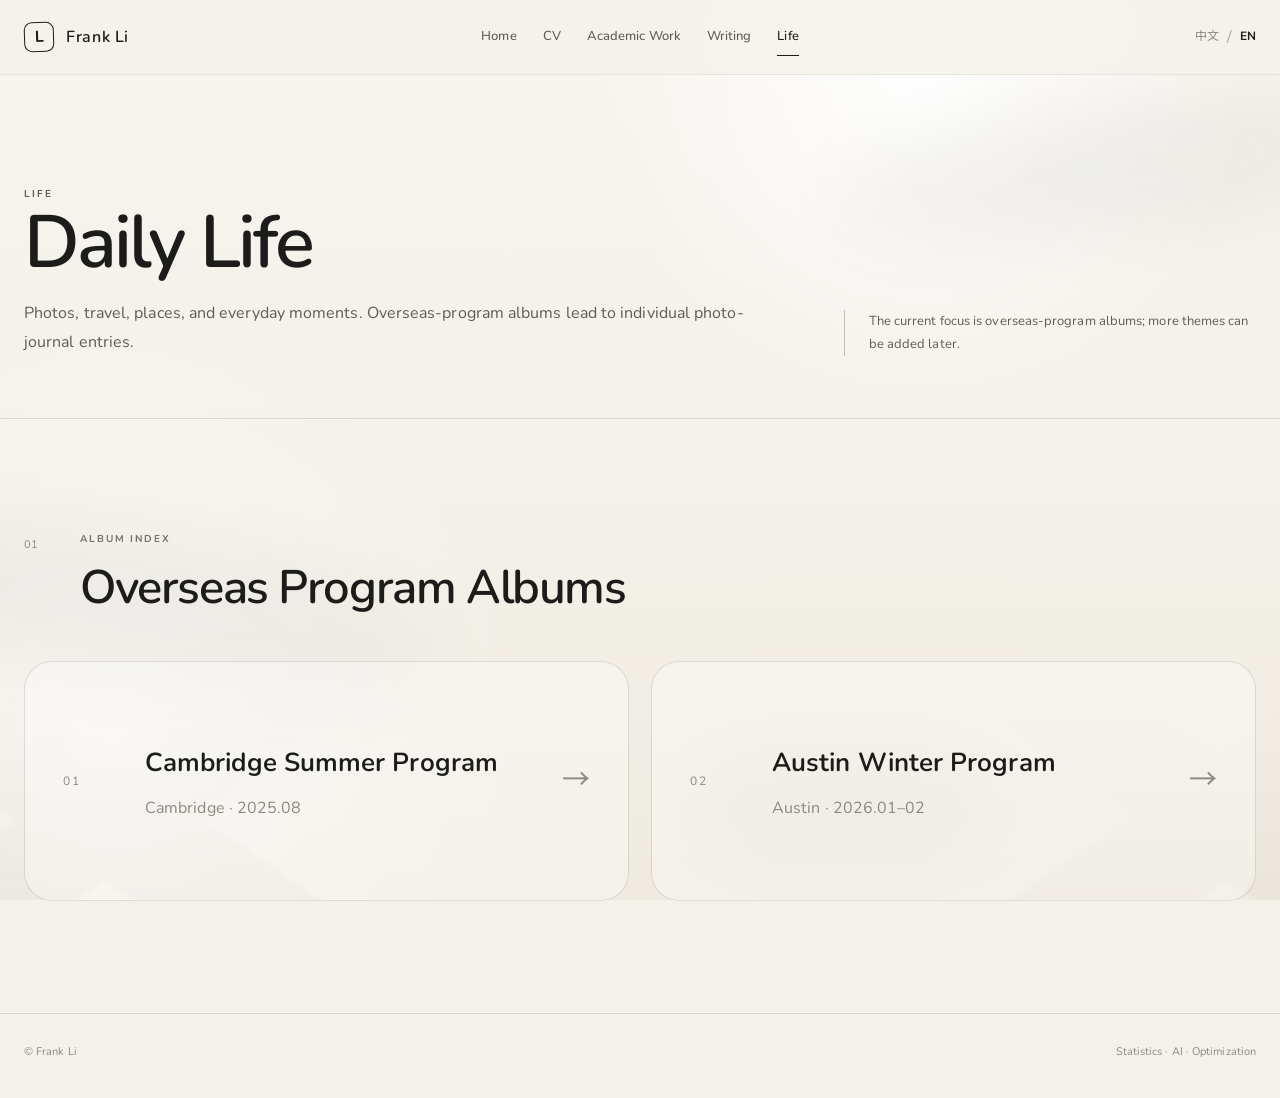
<file: life.html>
<!doctype html>
<html lang="en" data-lang="en">
<head>
  <meta charset="UTF-8" />
  <meta name="viewport" content="width=device-width, initial-scale=1.0" />
  <meta name="description" content="Frank Li — daily life and travel albums." />
  <meta name="theme-color" content="#f4f1ea" />
  <title>Frank Li | Life</title>
  <link rel="stylesheet" href="./styles.css" />
</head>
<body>

  <div class="ink-bg" aria-hidden="true">
    <span class="ink-cloud one"></span>
    <span class="ink-cloud two"></span>
    <span class="ink-cloud three"></span>
    <span class="ink-mountain left"></span>
    <span class="ink-mountain right"></span>
  </div>


  <header class="site-header">
    <div class="nav-wrap">
      <a class="brand" href="./index.html" aria-label="Frank Li homepage">
        <span class="brand-seal">L</span><span class="brand-name">Frank Li</span>
      </a>

      <nav class="main-nav" aria-label="Primary navigation">
        <a href="./index.html"><span class="i18n-zh">首页</span><span class="i18n-en">Home</span></a><a href="./cv.html"><span class="i18n-zh">个人简历</span><span class="i18n-en">CV</span></a><a href="./publications.html"><span class="i18n-zh">学术成果</span><span class="i18n-en">Academic Work</span></a><a href="./writing.html"><span class="i18n-zh">自由写作</span><span class="i18n-en">Writing</span></a><a href="./life.html" aria-current="page"><span class="i18n-zh">日常生活</span><span class="i18n-en">Life</span></a>
        <div class="mobile-languages">
          <button class="lang-btn" data-lang="zh">中文</button>
          <button class="lang-btn" data-lang="en">EN</button>
        </div>
      </nav>

      <div class="nav-actions">
        <button class="lang-btn" data-lang="zh">中文</button>
        <span>/</span>
        <button class="lang-btn" data-lang="en">EN</button>
      </div>

      <button class="menu-btn" type="button" aria-label="Open menu" aria-expanded="false">
        <span></span><span></span><span></span>
      </button>
    </div>
  </header>


  <main>
    <section class="page-hero">
      <div class="page-width page-hero-grid">
        <div>
          <p class="kicker">LIFE</p>
          <h1><span class="i18n-zh">日常生活</span><span class="i18n-en">Daily Life</span></h1>
          <p>
            <span class="i18n-zh">照片、旅行、城市与日常记录。海外交流专辑会进一步进入独立的图文小博客。</span>
            <span class="i18n-en">Photos, travel, places, and everyday moments. Overseas-program albums lead to individual photo-journal entries.</span>
          </p>
        </div>
        <div class="page-note">
          <span class="i18n-zh">这里先以“海外交流专辑”为主，后续可继续添加苏州、博物馆、园林、旅行等主题。</span>
          <span class="i18n-en">The current focus is overseas-program albums; more themes can be added later.</span>
        </div>
      </div>
    </section>

    <section class="section">
      <div class="page-width">
        <div class="section-heading">
          <span class="section-index">01</span>
          <div><p class="kicker">ALBUM INDEX</p><h2><span class="i18n-zh">海外交流专辑</span><span class="i18n-en">Overseas Program Albums</span></h2></div>
        </div>

        <div class="album-index-grid">
          <a class="album-index-card" href="./cambridge-album.html">
            <div class="album-index-no">01</div>
            <div>
              <h3><span class="i18n-zh">剑桥暑校生活</span><span class="i18n-en">Cambridge Summer Program</span></h3>
              <p>Cambridge · 2025.08</p>
            </div>
            <span class="album-index-arrow">→</span>
          </a>

          <a class="album-index-card" href="./austin-album.html">
            <div class="album-index-no">02</div>
            <div>
              <h3><span class="i18n-zh">奥斯汀寒校生活</span><span class="i18n-en">Austin Winter Program</span></h3>
              <p>Austin · 2026.01–02</p>
            </div>
            <span class="album-index-arrow">→</span>
          </a>
        </div>
      </div>
    </section>
  </main>


  <footer class="site-footer">
    <div class="page-width footer-row">
      <span>© Frank Li</span>
      <span>Statistics · AI · Optimization</span>
    </div>
  </footer>

  <script src="./script.js"></script>

</body>
</html>
</file>
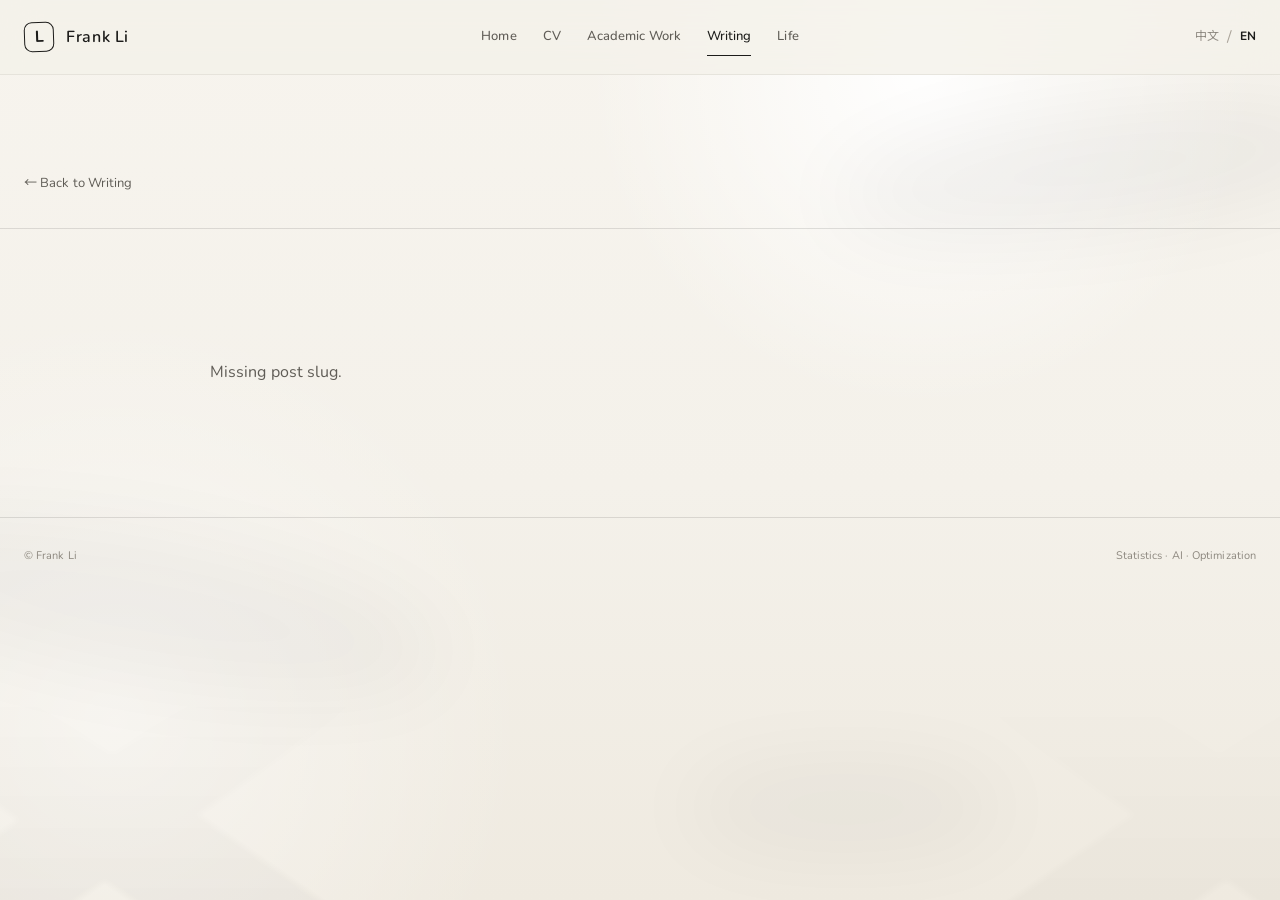
<file: post.html>
<!doctype html>
<html lang="en" data-lang="en">
<head>
  <meta charset="UTF-8" />
  <meta name="viewport" content="width=device-width, initial-scale=1.0" />
  <meta name="description" content="Frank Li — writing post." />
  <meta name="theme-color" content="#f4f1ea" />
  <title>Frank Li | Post</title>
  <link rel="stylesheet" href="./styles.css" />
</head>
<body>

  <div class="ink-bg" aria-hidden="true">
    <span class="ink-cloud one"></span>
    <span class="ink-cloud two"></span>
    <span class="ink-cloud three"></span>
    <span class="ink-mountain left"></span>
    <span class="ink-mountain right"></span>
  </div>


  <header class="site-header">
    <div class="nav-wrap">
      <a class="brand" href="./index.html" aria-label="Frank Li homepage">
        <span class="brand-seal">L</span><span class="brand-name">Frank Li</span>
      </a>

      <nav class="main-nav" aria-label="Primary navigation">
        <a href="./index.html"><span class="i18n-zh">首页</span><span class="i18n-en">Home</span></a><a href="./cv.html"><span class="i18n-zh">个人简历</span><span class="i18n-en">CV</span></a><a href="./publications.html"><span class="i18n-zh">学术成果</span><span class="i18n-en">Academic Work</span></a><a href="./writing.html" aria-current="page"><span class="i18n-zh">自由写作</span><span class="i18n-en">Writing</span></a><a href="./life.html"><span class="i18n-zh">日常生活</span><span class="i18n-en">Life</span></a>
        <div class="mobile-languages">
          <button class="lang-btn" data-lang="zh">中文</button>
          <button class="lang-btn" data-lang="en">EN</button>
        </div>
      </nav>

      <div class="nav-actions">
        <button class="lang-btn" data-lang="zh">中文</button>
        <span>/</span>
        <button class="lang-btn" data-lang="en">EN</button>
      </div>

      <button class="menu-btn" type="button" aria-label="Open menu" aria-expanded="false">
        <span></span><span></span><span></span>
      </button>
    </div>
  </header>


  <main>
    <section class="page-hero compact-hero">
      <div class="page-width">
        <a class="travel-back" href="./writing.html">← <span class="i18n-zh">返回自由写作</span><span class="i18n-en">Back to Writing</span></a>
      </div>
    </section>

    <section class="section">
      <div class="page-width">
        <article class="markdown-shell">
          <div id="post-meta" class="markdown-meta"></div>
          <div id="post-content" class="markdown-body"></div>
        </article>
      </div>
    </section>
  </main>


  <footer class="site-footer">
    <div class="page-width footer-row">
      <span>© Frank Li</span>
      <span>Statistics · AI · Optimization</span>
    </div>
  </footer>

  <script src="./script.js"></script>
  <script src="./post.js"></script>
</body>
</html>
</file>
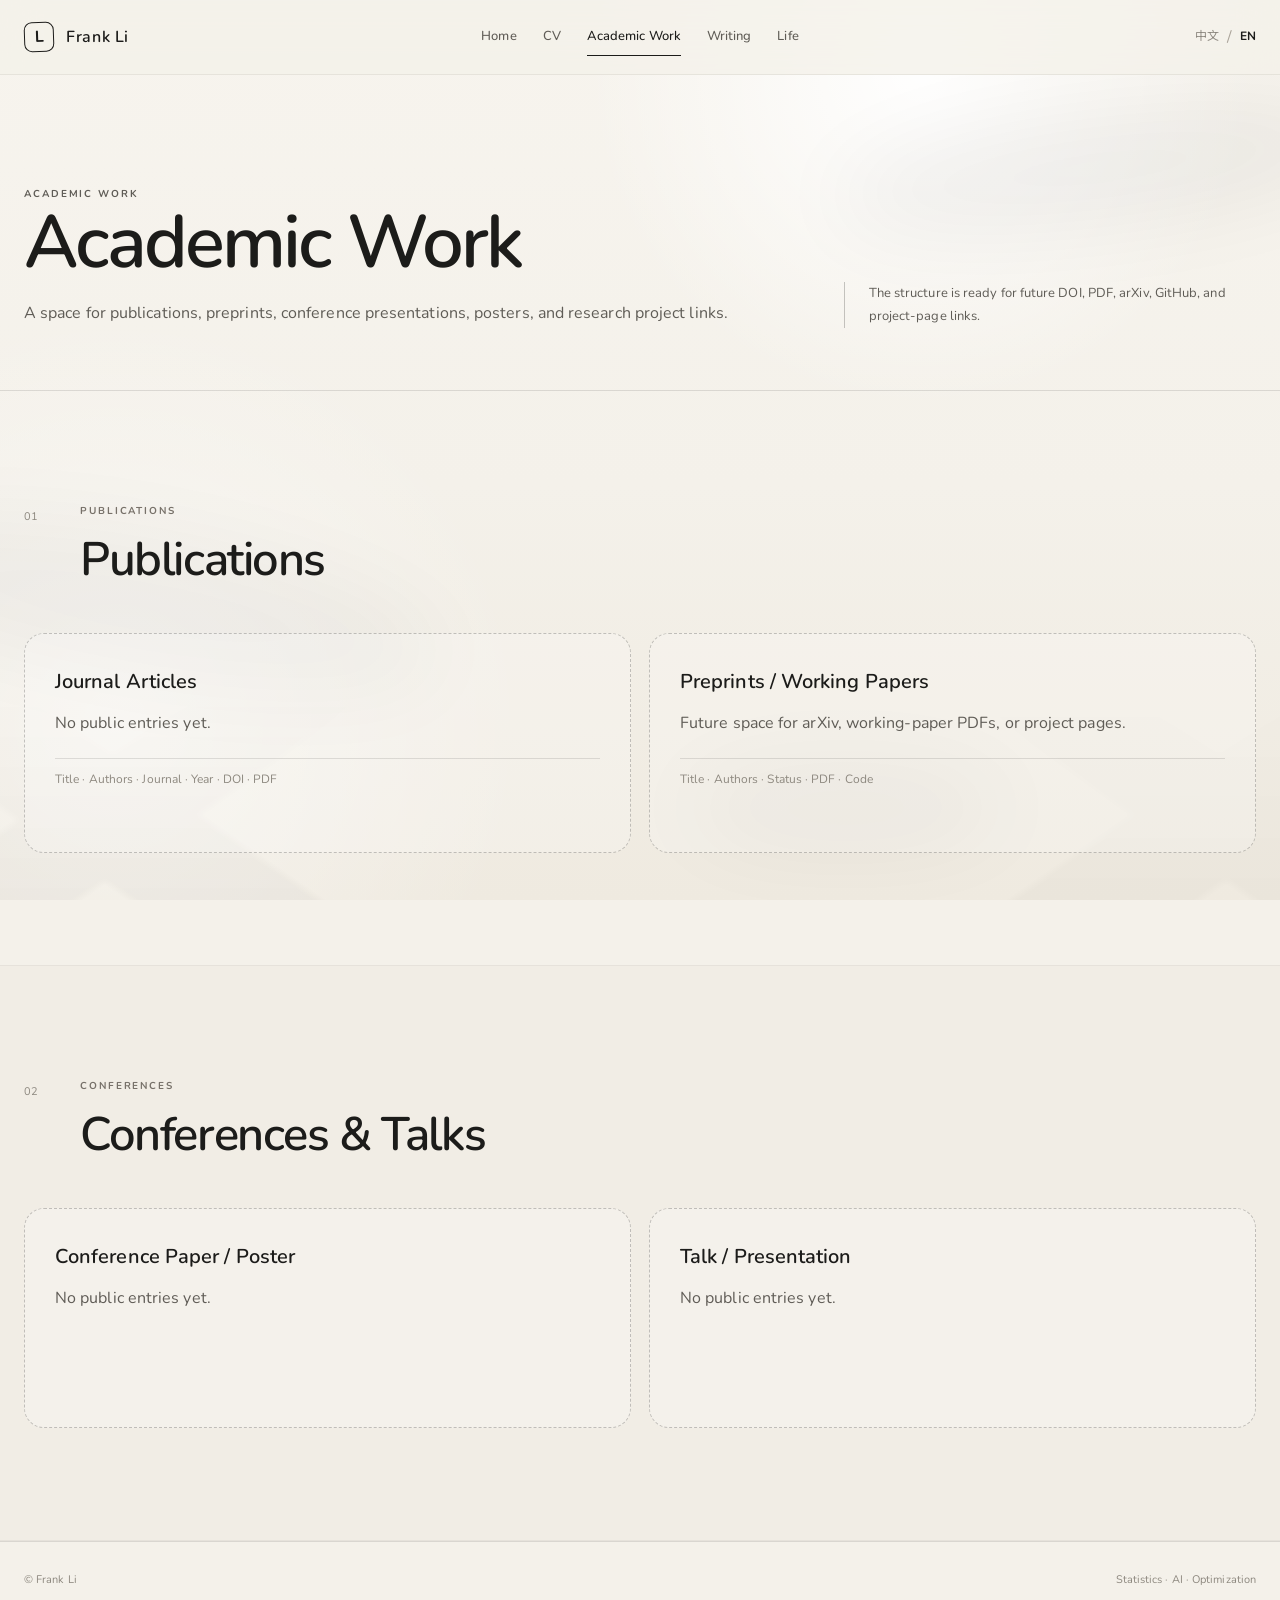
<file: publications.html>
<!doctype html>
<html lang="en" data-lang="en">
<head>
  <meta charset="UTF-8" />
  <meta name="viewport" content="width=device-width, initial-scale=1.0" />
  <meta name="description" content="Frank Li — academic work and publications." />
  <meta name="theme-color" content="#f4f1ea" />
  <title>Frank Li | Academic Work</title>
  <link rel="stylesheet" href="./styles.css" />
</head>
<body>

  <div class="ink-bg" aria-hidden="true">
    <span class="ink-cloud one"></span>
    <span class="ink-cloud two"></span>
    <span class="ink-cloud three"></span>
    <span class="ink-mountain left"></span>
    <span class="ink-mountain right"></span>
  </div>


  <header class="site-header">
    <div class="nav-wrap">
      <a class="brand" href="./index.html" aria-label="Frank Li homepage">
        <span class="brand-seal">L</span><span class="brand-name">Frank Li</span>
      </a>

      <nav class="main-nav" aria-label="Primary navigation">
        <a href="./index.html"><span class="i18n-zh">首页</span><span class="i18n-en">Home</span></a><a href="./cv.html"><span class="i18n-zh">个人简历</span><span class="i18n-en">CV</span></a><a href="./publications.html" aria-current="page"><span class="i18n-zh">学术成果</span><span class="i18n-en">Academic Work</span></a><a href="./writing.html"><span class="i18n-zh">自由写作</span><span class="i18n-en">Writing</span></a><a href="./life.html"><span class="i18n-zh">日常生活</span><span class="i18n-en">Life</span></a>
        <div class="mobile-languages">
          <button class="lang-btn" data-lang="zh">中文</button>
          <button class="lang-btn" data-lang="en">EN</button>
        </div>
      </nav>

      <div class="nav-actions">
        <button class="lang-btn" data-lang="zh">中文</button>
        <span>/</span>
        <button class="lang-btn" data-lang="en">EN</button>
      </div>

      <button class="menu-btn" type="button" aria-label="Open menu" aria-expanded="false">
        <span></span><span></span><span></span>
      </button>
    </div>
  </header>


  <main>
    <section class="page-hero">
      <div class="page-width page-hero-grid">
        <div>
          <p class="kicker">ACADEMIC WORK</p>
          <h1><span class="i18n-zh">学术成果</span><span class="i18n-en">Academic Work</span></h1>
          <p>
            <span class="i18n-zh">用于发布论文、预印本、会议报告、Poster 与研究项目链接。</span>
            <span class="i18n-en">A space for publications, preprints, conference presentations, posters, and research project links.</span>
          </p>
        </div>
        <div class="page-note">
          <span class="i18n-zh">当前先保留结构；有正式成果后直接补充 DOI、PDF、arXiv、GitHub 或 Project Page。</span>
          <span class="i18n-en">The structure is ready for future DOI, PDF, arXiv, GitHub, and project-page links.</span>
        </div>
      </div>
    </section>

    <section class="section">
      <div class="page-width">
        <div class="section-heading">
          <span class="section-index">01</span>
          <div><p class="kicker">PUBLICATIONS</p><h2><span class="i18n-zh">发表论文</span><span class="i18n-en">Publications</span></h2></div>
        </div>

        <div class="placeholder-grid">
          <article class="placeholder-card">
            <h3><span class="i18n-zh">期刊论文</span><span class="i18n-en">Journal Articles</span></h3>
            <p><span class="i18n-zh">暂无公开条目。</span><span class="i18n-en">No public entries yet.</span></p>
            <ul class="placeholder-list"><li>Title · Authors · Journal · Year · DOI · PDF</li></ul>
          </article>

          <article class="placeholder-card">
            <h3><span class="i18n-zh">预印本 / 工作论文</span><span class="i18n-en">Preprints / Working Papers</span></h3>
            <p><span class="i18n-zh">后续可放 arXiv、working paper PDF 或项目页面。</span><span class="i18n-en">Future space for arXiv, working-paper PDFs, or project pages.</span></p>
            <ul class="placeholder-list"><li>Title · Authors · Status · PDF · Code</li></ul>
          </article>
        </div>
      </div>
    </section>

    <section class="section section-soft">
      <div class="page-width">
        <div class="section-heading">
          <span class="section-index">02</span>
          <div><p class="kicker">CONFERENCES</p><h2><span class="i18n-zh">会议与报告</span><span class="i18n-en">Conferences & Talks</span></h2></div>
        </div>

        <div class="placeholder-grid">
          <article class="placeholder-card">
            <h3>Conference Paper / Poster</h3>
            <p><span class="i18n-zh">暂无公开条目。</span><span class="i18n-en">No public entries yet.</span></p>
          </article>
          <article class="placeholder-card">
            <h3>Talk / Presentation</h3>
            <p><span class="i18n-zh">暂无公开条目。</span><span class="i18n-en">No public entries yet.</span></p>
          </article>
        </div>
      </div>
    </section>
  </main>


  <footer class="site-footer">
    <div class="page-width footer-row">
      <span>© Frank Li</span>
      <span>Statistics · AI · Optimization</span>
    </div>
  </footer>

  <script src="./script.js"></script>

</body>
</html>
</file>
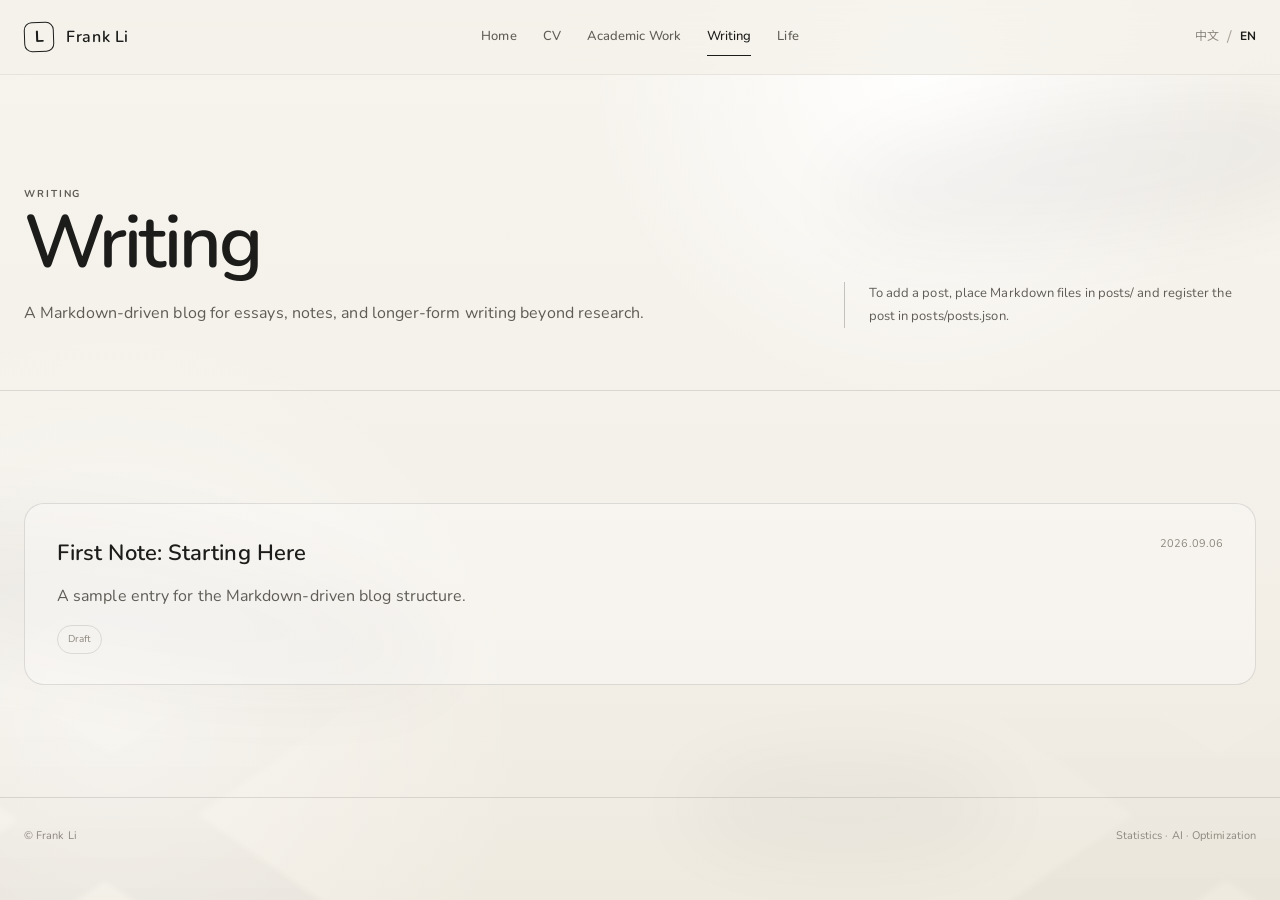
<file: writing.html>
<!doctype html>
<html lang="en" data-lang="en">
<head>
  <meta charset="UTF-8" />
  <meta name="viewport" content="width=device-width, initial-scale=1.0" />
  <meta name="description" content="Frank Li — essays and notes." />
  <meta name="theme-color" content="#f4f1ea" />
  <title>Frank Li | Writing</title>
  <link rel="stylesheet" href="./styles.css" />
</head>
<body>

  <div class="ink-bg" aria-hidden="true">
    <span class="ink-cloud one"></span>
    <span class="ink-cloud two"></span>
    <span class="ink-cloud three"></span>
    <span class="ink-mountain left"></span>
    <span class="ink-mountain right"></span>
  </div>


  <header class="site-header">
    <div class="nav-wrap">
      <a class="brand" href="./index.html" aria-label="Frank Li homepage">
        <span class="brand-seal">L</span><span class="brand-name">Frank Li</span>
      </a>

      <nav class="main-nav" aria-label="Primary navigation">
        <a href="./index.html"><span class="i18n-zh">首页</span><span class="i18n-en">Home</span></a><a href="./cv.html"><span class="i18n-zh">个人简历</span><span class="i18n-en">CV</span></a><a href="./publications.html"><span class="i18n-zh">学术成果</span><span class="i18n-en">Academic Work</span></a><a href="./writing.html" aria-current="page"><span class="i18n-zh">自由写作</span><span class="i18n-en">Writing</span></a><a href="./life.html"><span class="i18n-zh">日常生活</span><span class="i18n-en">Life</span></a>
        <div class="mobile-languages">
          <button class="lang-btn" data-lang="zh">中文</button>
          <button class="lang-btn" data-lang="en">EN</button>
        </div>
      </nav>

      <div class="nav-actions">
        <button class="lang-btn" data-lang="zh">中文</button>
        <span>/</span>
        <button class="lang-btn" data-lang="en">EN</button>
      </div>

      <button class="menu-btn" type="button" aria-label="Open menu" aria-expanded="false">
        <span></span><span></span><span></span>
      </button>
    </div>
  </header>


  <main>
    <section class="page-hero">
      <div class="page-width page-hero-grid">
        <div>
          <p class="kicker">WRITING</p>
          <h1><span class="i18n-zh">自由写作</span><span class="i18n-en">Writing</span></h1>
          <p>
            <span class="i18n-zh">Markdown 驱动的个人博客：研究之外的思考、随笔与长文。</span>
            <span class="i18n-en">A Markdown-driven blog for essays, notes, and longer-form writing beyond research.</span>
          </p>
        </div>
        <div class="page-note">
          <span class="i18n-zh">新增文章时，只需在 posts/ 放 Markdown 文件并在 posts/posts.json 登记。</span>
          <span class="i18n-en">To add a post, place Markdown files in posts/ and register the post in posts/posts.json.</span>
        </div>
      </div>
    </section>

    <section class="section">
      <div class="page-width">
        <div id="post-list" class="post-list" aria-live="polite"></div>
      </div>
    </section>
  </main>


  <footer class="site-footer">
    <div class="page-width footer-row">
      <span>© Frank Li</span>
      <span>Statistics · AI · Optimization</span>
    </div>
  </footer>

  <script src="./script.js"></script>
  <script src="./blog.js"></script>
</body>
</html>
</file>
<file: styles.css>
@import url('https://fonts.googleapis.com/css2?family=Noto+Sans+SC:wght@300;400;500;600;700&family=Nunito:wght@400;500;600;700&display=swap');

:root {
  --paper: #f4f1ea;
  --paper-2: #ece7dc;
  --paper-card: rgba(255,255,255,.52);
  --ink: #1c1c1a;
  --ink-soft: #5f5c56;
  --ink-faint: #8d887f;
  --line: rgba(28,28,26,.12);
  --line-strong: rgba(28,28,26,.24);
  --shadow: 0 18px 55px rgba(48,43,35,.08);
  --radius-lg: 28px;
  --radius-md: 20px;
  --max-width: 1260px;
  --font: "Nunito", "Noto Sans SC", "PingFang SC", "Microsoft YaHei", ui-rounded, system-ui, sans-serif;
}

* { box-sizing: border-box; }
html { scroll-behavior: smooth; }
html[data-lang="zh"] .i18n-en { display: none !important; }
html[data-lang="en"] .i18n-zh { display: none !important; }

body {
  margin: 0;
  color: var(--ink);
  background: var(--paper);
  font-family: var(--font);
  line-height: 1.78;
  letter-spacing: .005em;
  overflow-x: hidden;
}

a { color: inherit; text-decoration: none; }
button { font: inherit; }
img { max-width: 100%; }
::selection { background: rgba(37,37,34,.12); }

.page-width {
  width: min(calc(100% - 48px), var(--max-width));
  margin-inline: auto;
}

/* ---------- ink wash ---------- */

.ink-bg {
  position: fixed;
  inset: 0;
  z-index: -4;
  overflow: hidden;
  pointer-events: none;
  background:
    radial-gradient(circle at 72% 8%, rgba(255,255,255,.95), transparent 27%),
    radial-gradient(circle at 9% 80%, rgba(255,255,255,.48), transparent 30%),
    linear-gradient(180deg, #f7f4ee 0%, var(--paper) 54%, #efeae0 100%);
}

.ink-cloud {
  position: absolute;
  border-radius: 50%;
  background: #111;
  filter: blur(42px);
  opacity: .045;
}

.ink-cloud.one { width: 540px; height: 120px; right: -90px; top: 12vh; transform: rotate(-7deg); }
.ink-cloud.two { width: 620px; height: 150px; left: -170px; top: 59vh; transform: rotate(10deg); opacity: .03; }
.ink-cloud.three { width: 330px; height: 95px; right: 21%; bottom: 5vh; opacity: .034; }

.ink-mountain {
  position: absolute;
  bottom: -16vh;
  width: 70vw;
  height: 43vh;
  opacity: .045;
  background:
    linear-gradient(145deg, transparent 0 38%, #111 39% 50%, transparent 51%),
    linear-gradient(35deg, transparent 0 44%, #111 45% 57%, transparent 58%);
  -webkit-mask-image: linear-gradient(to top, #000, rgba(0,0,0,.5) 48%, transparent 95%);
  mask-image: linear-gradient(to top, #000, rgba(0,0,0,.5) 48%, transparent 95%);
}

.ink-mountain.left { left: -24vw; }
.ink-mountain.right { right: -28vw; transform: scaleX(-1); opacity: .03; }

/* ---------- nav ---------- */

.site-header {
  position: fixed;
  inset: 0 0 auto;
  z-index: 50;
  border-bottom: 1px solid rgba(28,28,26,.07);
  background: rgba(244,241,234,.78);
  backdrop-filter: blur(18px);
  -webkit-backdrop-filter: blur(18px);
}

.nav-wrap {
  width: min(calc(100% - 48px), 1400px);
  height: 74px;
  margin-inline: auto;
  display: grid;
  grid-template-columns: 1fr auto 1fr;
  align-items: center;
  gap: 30px;
}

.brand {
  display: inline-flex;
  align-items: center;
  gap: 12px;
  width: fit-content;
}

.brand-seal {
  width: 30px;
  height: 30px;
  display: grid;
  place-items: center;
  border: 1px solid var(--ink);
  border-radius: 8px;
  font-weight: 700;
  transform: rotate(-2deg);
}

.brand-name { font-size: 16px; font-weight: 600; letter-spacing: .04em; }

.main-nav { display: flex; align-items: center; gap: 26px; }

.main-nav a {
  position: relative;
  color: var(--ink-soft);
  font-size: 13px;
  font-weight: 500;
  white-space: nowrap;
}

.main-nav a::after {
  content: "";
  position: absolute;
  left: 0;
  right: 100%;
  bottom: -7px;
  height: 1px;
  background: var(--ink);
  transition: right .2s ease;
}

.main-nav a:hover,
.main-nav a[aria-current="page"] { color: var(--ink); }

.main-nav a:hover::after,
.main-nav a[aria-current="page"]::after { right: 0; }

.nav-actions {
  justify-self: end;
  display: flex;
  align-items: center;
  gap: 8px;
  color: #aaa49a;
}

.lang-btn {
  border: 0;
  background: none;
  padding: 2px 0;
  cursor: pointer;
  color: #8c877f;
  font-size: 12px;
}

.lang-btn.active { color: var(--ink); font-weight: 700; }

.menu-btn {
  display: none;
  justify-self: end;
  border: 0;
  background: none;
  padding: 8px;
  cursor: pointer;
}

.menu-btn span {
  display: block;
  width: 23px;
  height: 1px;
  background: var(--ink);
  margin: 5px 0;
}

.mobile-languages { display: none; }

main { padding-top: 74px; }

/* ---------- general ---------- */

.section {
  position: relative;
  padding: 112px 0;
}

.section-soft {
  background: rgba(235,230,220,.35);
  border-block: 1px solid rgba(28,28,26,.05);
}

.eyebrow,
.kicker,
.micro-label {
  margin: 0 0 12px;
  color: #777169;
  font-size: 10px;
  font-weight: 700;
  letter-spacing: .19em;
  text-transform: uppercase;
}

.text-link {
  padding-bottom: 2px;
  border-bottom: 1px solid var(--line-strong);
  font-size: 13px;
}

.site-footer { padding: 28px 0 36px; border-top: 1px solid var(--line); }

.footer-row {
  display: flex;
  justify-content: space-between;
  gap: 20px;
  color: var(--ink-faint);
  font-size: 11px;
}

.reveal {
  opacity: 0;
  transform: translateY(14px);
  transition: opacity .55s ease, transform .55s ease;
}

.reveal.visible {
  opacity: 1;
  transform: none;
}

/* ---------- home ---------- */

.home-hero {
  min-height: calc(100svh - 74px);
  padding: 76px 0 68px;
}

.home-grid {
  display: grid;
  grid-template-columns: minmax(0,1.18fr) minmax(330px,.82fr);
  gap: 72px;
  align-items: center;
}

.home-copy { max-width: 760px; }

.home-title {
  margin: 0;
  font-size: clamp(60px,7.2vw,104px);
  line-height: .95;
  font-weight: 600;
  letter-spacing: -.055em;
}

.home-cn-name {
  margin: 14px 0 0;
  color: var(--ink-faint);
  font-size: 16px;
  font-weight: 500;
  letter-spacing: .18em;
}

.home-role {
  margin: 30px 0 0;
  font-size: clamp(21px,2.2vw,30px);
  font-weight: 500;
  color: #34322f;
}

.home-intro {
  margin-top: 24px;
  max-width: 720px;
  color: var(--ink-soft);
  font-size: 15.5px;
}

.home-intro p { margin: 0; }

.quick-meta {
  display: flex;
  flex-wrap: wrap;
  gap: 11px;
  margin-top: 26px;
}

.quick-meta span {
  padding: 7px 12px;
  border: 1px solid var(--line);
  border-radius: 999px;
  background: rgba(255,255,255,.27);
  color: var(--ink-soft);
  font-size: 12px;
}

.contact-row {
  display: flex;
  flex-wrap: wrap;
  gap: 18px;
  margin-top: 28px;
}

.photo-panel {
  position: relative;
  display: flex;
  justify-content: center;
  align-items: center;
}

.photo-frame {
  position: relative;
  width: 100%;
  max-width: 430px;
  height: 470px;
  border: 1px solid rgba(28,28,26,.13);
  border-radius: 30px;
  background: rgba(255,255,255,.28);
  box-shadow: var(--shadow);
  overflow: hidden;
}

.photo-frame img {
  width: 100%;
  height: 100%;
  object-fit: cover;
  object-position: center 42%;
  display: block;
  filter: grayscale(12%) contrast(.97);
}

.photo-fallback {
  position: absolute;
  inset: 0;
  display: none;
  place-items: center;
  padding: 35px;
  text-align: center;
  background: linear-gradient(145deg, rgba(60,59,54,.08), rgba(255,255,255,.22));
}

.photo-fallback strong {
  display: block;
  font-size: 32px;
  font-weight: 600;
  letter-spacing: .05em;
}

.photo-fallback span {
  display: block;
  margin-top: 9px;
  color: var(--ink-faint);
  font-size: 12px;
}

.portal { padding-top: 82px; }

.portal-title {
  margin: 0 0 26px;
  font-size: 20px;
  font-weight: 600;
}

.portal-grid {
  display: grid;
  grid-template-columns: repeat(4,minmax(0,1fr));
  gap: 18px;
}

.portal-card {
  min-height: 238px;
  padding: 28px;
  border: 1px solid var(--line);
  border-radius: 26px;
  background: rgba(255,255,255,.35);
  transition: transform .2s ease, box-shadow .2s ease, background .2s ease;
  display: flex;
  flex-direction: column;
  justify-content: space-between;
}

.portal-card:hover {
  transform: translateY(-4px);
  box-shadow: var(--shadow);
  background: rgba(255,255,255,.57);
}

.portal-card .num {
  color: var(--ink-faint);
  font-size: 10px;
  letter-spacing: .18em;
}

.portal-card h2 {
  margin: 36px 0 7px;
  font-size: 22px;
  font-weight: 650;
}

.portal-card p {
  margin: 0;
  color: var(--ink-soft);
  font-size: 13px;
  line-height: 1.7;
}

.portal-card .arrow {
  margin-top: 20px;
  align-self: flex-end;
  font-size: 18px;
}

/* ---------- page hero ---------- */

.page-hero {
  padding: 94px 0 62px;
  border-bottom: 1px solid var(--line);
}

.compact-hero { padding-bottom: 32px; }

.page-hero-grid {
  display: grid;
  grid-template-columns: 1fr minmax(260px,.55fr);
  gap: 70px;
  align-items: end;
}

.page-hero h1 {
  margin: 0;
  font-size: clamp(42px,6vw,74px);
  line-height: 1.05;
  font-weight: 600;
  letter-spacing: -.04em;
}

.page-hero p {
  margin: 18px 0 0;
  color: var(--ink-soft);
  max-width: 760px;
}

.page-note {
  padding-left: 24px;
  border-left: 1px solid var(--line-strong);
  color: var(--ink-soft);
  font-size: 13px;
}

.section-heading {
  display: grid;
  grid-template-columns: 52px 1fr;
  gap: 4px;
  margin-bottom: 46px;
}

.section-index {
  color: var(--ink-faint);
  font-size: 11px;
  padding-top: 4px;
}

.section-heading h2 {
  margin: 0;
  font-size: clamp(30px,4vw,47px);
  line-height: 1.15;
  font-weight: 600;
  letter-spacing: -.03em;
}

/* ---------- CV ---------- */

.cv-list { display: grid; gap: 20px; }

.cv-item {
  padding: 30px 32px;
  border: 1px solid var(--line);
  border-radius: var(--radius-md);
  background: rgba(255,255,255,.32);
}

.cv-item-head {
  display: grid;
  grid-template-columns: 1fr auto;
  gap: 22px;
  align-items: start;
  margin-bottom: 18px;
}

.cv-org { margin: 0; font-size: 18px; font-weight: 700; }

.cv-role {
  margin: 5px 0 0;
  color: var(--ink-soft);
  font-size: 14px;
  font-weight: 600;
}

.cv-location {
  margin: 3px 0 0;
  color: var(--ink-faint);
  font-size: 12px;
}

.cv-date {
  color: var(--ink-faint);
  font-size: 12px;
  white-space: nowrap;
}

.cv-bullets {
  margin: 0;
  padding-left: 1.15em;
  color: var(--ink-soft);
}

.cv-bullets li { margin: 9px 0; padding-left: 4px; }
.cv-bullets strong { color: var(--ink); font-weight: 600; }

.education-grid {
  display: grid;
  grid-template-columns: 1.1fr .9fr;
  gap: 20px;
}

.education-card {
  padding: 30px;
  border: 1px solid var(--line);
  border-radius: var(--radius-md);
  background: rgba(255,255,255,.31);
}

.education-card h3 { margin: 0; font-size: 20px; font-weight: 700; }
.education-card p { margin: 8px 0 0; color: var(--ink-soft); }
.education-card ul { margin: 15px 0 0; padding-left: 1.15em; color: var(--ink-soft); }

/* ---------- publications ---------- */

.placeholder-grid {
  display: grid;
  grid-template-columns: repeat(2,1fr);
  gap: 18px;
}

.placeholder-card {
  padding: 30px;
  min-height: 220px;
  border: 1px dashed var(--line-strong);
  border-radius: var(--radius-md);
  background: rgba(255,255,255,.22);
}

.placeholder-card h3 { margin: 0 0 10px; font-size: 20px; font-weight: 600; }
.placeholder-card p { margin: 0; color: var(--ink-soft); }

.placeholder-list {
  margin: 20px 0 0;
  padding: 0;
  list-style: none;
  display: grid;
  gap: 10px;
}

.placeholder-list li {
  padding-top: 10px;
  border-top: 1px solid var(--line);
  color: var(--ink-faint);
  font-size: 12px;
}

/* ---------- writing ---------- */

.post-list { display: grid; gap: 17px; }

.post-card {
  padding: 30px 32px;
  border: 1px solid var(--line);
  border-radius: var(--radius-md);
  background: rgba(255,255,255,.31);
  display: grid;
  grid-template-columns: 1fr auto;
  gap: 28px;
}

.post-card h3 { margin: 0; font-size: 22px; font-weight: 600; }
.post-card p { margin: 9px 0 0; color: var(--ink-soft); }
.post-meta { color: var(--ink-faint); font-size: 11px; white-space: nowrap; }

.draft-badge {
  display: inline-flex;
  margin-top: 14px;
  padding: 5px 10px;
  border: 1px solid var(--line);
  border-radius: 999px;
  color: var(--ink-faint);
  font-size: 10px;
}

.empty-state {
  padding: 30px;
  border: 1px dashed var(--line);
  border-radius: var(--radius-md);
  color: var(--ink-faint);
}

.markdown-shell {
  width: min(100%, 860px);
  margin-inline: auto;
}

.markdown-meta h1 {
  margin: 8px 0 42px;
  font-size: clamp(38px,5vw,62px);
  line-height: 1.08;
  letter-spacing: -.04em;
}

.markdown-body {
  color: var(--ink-soft);
  font-size: 16px;
  line-height: 1.95;
}

.markdown-body h1,
.markdown-body h2,
.markdown-body h3 {
  color: var(--ink);
  line-height: 1.25;
}

.markdown-body pre {
  overflow: auto;
  padding: 18px;
  border-radius: 14px;
  background: rgba(28,28,26,.06);
}

.markdown-body code {
  font-family: ui-monospace, SFMono-Regular, Menlo, Consolas, monospace;
}

.markdown-body blockquote {
  margin-left: 0;
  padding-left: 18px;
  border-left: 2px solid var(--line-strong);
}

/* ---------- life album index ---------- */

.album-index-grid {
  display: grid;
  grid-template-columns: repeat(2,minmax(0,1fr));
  gap: 22px;
}

.album-index-card {
  min-height: 240px;
  padding: 38px;
  border: 1px solid var(--line);
  border-radius: 28px;
  background: rgba(255,255,255,.32);
  display: grid;
  grid-template-columns: 54px 1fr auto;
  gap: 28px;
  align-items: center;
  transition: transform .2s ease, box-shadow .2s ease, background .2s ease;
}

.album-index-card:hover {
  transform: translateY(-3px);
  box-shadow: var(--shadow);
  background: rgba(255,255,255,.5);
}

.album-index-no {
  color: var(--ink-faint);
  font-size: 12px;
  letter-spacing: .18em;
}

.album-index-card h3 {
  margin: 0;
  font-size: 26px;
  font-weight: 650;
}

.album-index-card p {
  margin: 8px 0 0;
  color: var(--ink-faint);
}

.album-index-arrow {
  color: var(--ink-faint);
  font-size: 28px;
}

/* ---------- album cards ---------- */

.album-post-card {
  display: grid;
  grid-template-columns: minmax(300px,.9fr) minmax(0,1.1fr);
  gap: 0;
  overflow: hidden;
  border: 1px solid var(--line);
  border-radius: 30px;
  background: rgba(255,255,255,.34);
  box-shadow: 0 16px 50px rgba(48,43,35,.055);
  margin-bottom: 28px;
}

.album-post-cover {
  display: block;
  min-height: 360px;
  overflow: hidden;
}

.album-post-cover img {
  width: 100%;
  height: 100%;
  min-height: 360px;
  object-fit: cover;
  display: block;
  transition: transform .45s ease;
}

.album-post-card:hover .album-post-cover img { transform: scale(1.025); }

.album-post-body {
  padding: 46px 50px;
  display: flex;
  flex-direction: column;
  justify-content: center;
}

.album-post-meta {
  display: flex;
  gap: 22px;
  color: var(--ink-faint);
  font-size: 10px;
  font-weight: 700;
  letter-spacing: .16em;
}

.album-post-body h2 {
  margin: 21px 0 15px;
  font-size: clamp(26px,3vw,39px);
  line-height: 1.22;
  letter-spacing: -.025em;
  font-weight: 650;
}

.album-post-body p {
  margin: 0;
  color: var(--ink-soft);
  line-height: 1.85;
}

.album-post-location {
  margin-top: 20px;
  color: var(--ink-faint);
  font-size: 12px;
}

.album-read-link {
  display: inline-block;
  width: fit-content;
  margin-top: 25px;
  padding-bottom: 3px;
  border-bottom: 1px solid var(--line-strong);
  font-size: 13px;
  font-weight: 600;
}

.album-post-placeholder-cover {
  min-height: 300px;
  display: grid;
  place-items: center;
  color: var(--ink-faint);
  font-size: 44px;
  background:
    linear-gradient(135deg, rgba(28,28,26,.025), rgba(255,255,255,.18));
}

/* ---------- travel journal ---------- */

.travel-entry-top { padding: 55px 0 0; }

.travel-back {
  color: var(--ink-soft);
  font-size: 13px;
  transition: color .2s ease;
}

.travel-back:hover { color: var(--ink); }

.travel-entry-hero { padding: 76px 0 78px; }

.travel-entry-header {
  display: grid;
  grid-template-columns: 70px minmax(0,920px);
  gap: 24px;
}

.travel-entry-number {
  padding-top: 13px;
  color: var(--ink-faint);
  font-size: 12px;
  letter-spacing: .18em;
}

.travel-entry-heading h1 {
  max-width: 960px;
  margin: 13px 0 30px;
  font-size: clamp(48px,6vw,82px);
  line-height: 1.05;
  letter-spacing: -.045em;
  font-weight: 650;
}

.travel-entry-description { max-width: 720px; }

.travel-entry-description p {
  margin: 0;
  color: var(--ink-soft);
  font-size: 17px;
  line-height: 1.9;
}

.travel-entry-info {
  display: flex;
  flex-wrap: wrap;
  gap: 9px;
  margin-top: 28px;
}

.travel-entry-info > span {
  padding: 7px 12px;
  border: 1px solid var(--line);
  border-radius: 999px;
  background: rgba(255,255,255,.28);
  color: var(--ink-soft);
  font-size: 11px;
}

.travel-photo-feature { padding: 0 0 72px; }
.travel-feature-figure { margin: 0; }

.travel-feature-figure img {
  display: block;
  width: 100%;
  max-height: 780px;
  object-fit: cover;
  border-radius: 28px;
  border: 1px solid var(--line);
  box-shadow: 0 22px 60px rgba(48,43,35,.07);
}

.travel-feature-figure figcaption {
  padding: 14px 4px 0;
  color: var(--ink-faint);
  font-size: 11px;
}

.travel-journal-section { padding: 64px 0; }

.travel-journal-text {
  width: min(100%,850px);
  margin-inline: auto;
  display: grid;
  grid-template-columns: 72px 1fr;
  gap: 28px;
}

.travel-journal-index {
  padding-top: 6px;
  color: var(--ink-faint);
  font-size: 10px;
  letter-spacing: .16em;
}

.travel-journal-text p {
  margin: 0;
  color: var(--ink-soft);
  font-size: 17px;
  line-height: 2.05;
}

.travel-gallery-section { padding: 22px 0 68px; }

.travel-gallery-three {
  display: grid;
  grid-template-columns: repeat(3,minmax(0,1fr));
  gap: 14px;
}

.travel-gallery-two {
  display: grid;
  grid-template-columns: repeat(2,minmax(0,1fr));
  gap: 14px;
}

.travel-gallery-item {
  margin: 0;
  overflow: hidden;
  aspect-ratio: 4 / 3;
  border-radius: 20px;
  border: 1px solid var(--line);
  background: rgba(255,255,255,.28);
}

.travel-gallery-item img {
  width: 100%;
  height: 100%;
  object-fit: cover;
  display: block;
  transition: transform .4s ease;
}

.travel-gallery-item:hover img { transform: scale(1.025); }

.travel-gallery-final { padding-bottom: 110px; }

.travel-entry-footer {
  padding: 46px 0 72px;
  border-top: 1px solid var(--line);
}

.travel-entry-footer-inner {
  display: flex;
  align-items: center;
  justify-content: space-between;
  gap: 30px;
}

.travel-entry-footer-inner p {
  margin: 5px 0 0;
  color: var(--ink-soft);
}

/* ---------- responsive ---------- */

@media (max-width: 1050px) {
  .home-grid {
    grid-template-columns: minmax(0,1fr) 380px;
    gap: 46px;
  }

  .portal-grid {
    grid-template-columns: repeat(2,minmax(0,1fr));
  }

  .album-index-grid {
    grid-template-columns: 1fr;
  }
}

@media (max-width: 900px) {
  .nav-wrap {
    grid-template-columns: 1fr auto;
  }

  .main-nav {
    position: fixed;
    inset: 74px 0 auto;
    padding: 24px;
    background: rgba(244,241,234,.98);
    border-bottom: 1px solid var(--line);
    display: none;
    flex-direction: column;
    align-items: flex-start;
  }

  .main-nav.open { display: flex; }
  .nav-actions { display: none; }
  .menu-btn { display: block; }
  .mobile-languages { display: flex; gap: 10px; padding-top: 8px; }

  .home-grid {
    grid-template-columns: 1fr;
  }

  .home-copy { max-width: 100%; }
  .photo-panel { justify-content: flex-start; }

  .page-hero-grid {
    grid-template-columns: 1fr;
    gap: 28px;
  }

  .page-note {
    border-left: 0;
    border-top: 1px solid var(--line);
    padding: 20px 0 0;
  }

  .education-grid { grid-template-columns: 1fr; }
  .placeholder-grid { grid-template-columns: 1fr; }

  .album-post-card { grid-template-columns: 1fr; }

  .album-post-cover {
    min-height: auto;
    aspect-ratio: 16 / 9;
  }

  .album-post-cover img { min-height: 0; }

  .travel-entry-header {
    grid-template-columns: 50px 1fr;
  }

  .travel-gallery-three {
    grid-template-columns: repeat(2,minmax(0,1fr));
  }

  .travel-gallery-three .travel-gallery-item:last-child {
    grid-column: 1 / -1;
    aspect-ratio: 16 / 8;
  }
}

@media (max-width: 680px) {
  .page-width,
  .nav-wrap {
    width: min(calc(100% - 30px), var(--max-width));
  }

  .section { padding: 80px 0; }
  .home-hero { padding-top: 52px; }
  .home-title { font-size: clamp(54px,17vw,84px); }

  .photo-frame {
    max-width: 100%;
    height: 440px;
  }

  .portal { padding-top: 60px; }
  .portal-grid { grid-template-columns: 1fr; }
  .portal-card { min-height: 190px; }

  .cv-item-head {
    grid-template-columns: 1fr;
    gap: 8px;
  }

  .cv-date { white-space: normal; }

  .section-heading {
    grid-template-columns: 38px 1fr;
  }

  .album-index-card {
    min-height: 190px;
    padding: 28px 24px;
    grid-template-columns: 36px 1fr auto;
    gap: 16px;
  }

  .album-index-card h3 { font-size: 21px; }

  .album-post-body { padding: 30px 26px; }

  .travel-entry-top { padding-top: 36px; }
  .travel-entry-hero { padding: 50px 0; }

  .travel-entry-header {
    grid-template-columns: 1fr;
    gap: 7px;
  }

  .travel-entry-heading h1 { font-size: 42px; }

  .travel-entry-description p { font-size: 15px; }

  .travel-journal-text {
    grid-template-columns: 1fr;
    gap: 10px;
  }

  .travel-journal-text p {
    font-size: 15px;
    line-height: 1.95;
  }

  .travel-gallery-three,
  .travel-gallery-two {
    grid-template-columns: 1fr;
  }

  .travel-gallery-three .travel-gallery-item:last-child {
    grid-column: auto;
    aspect-ratio: 4 / 3;
  }

  .travel-entry-footer-inner {
    align-items: flex-start;
    flex-direction: column;
  }

  .footer-row {
    flex-direction: column;
    gap: 6px;
  }

  .post-card {
    grid-template-columns: 1fr;
  }
}
</file>
